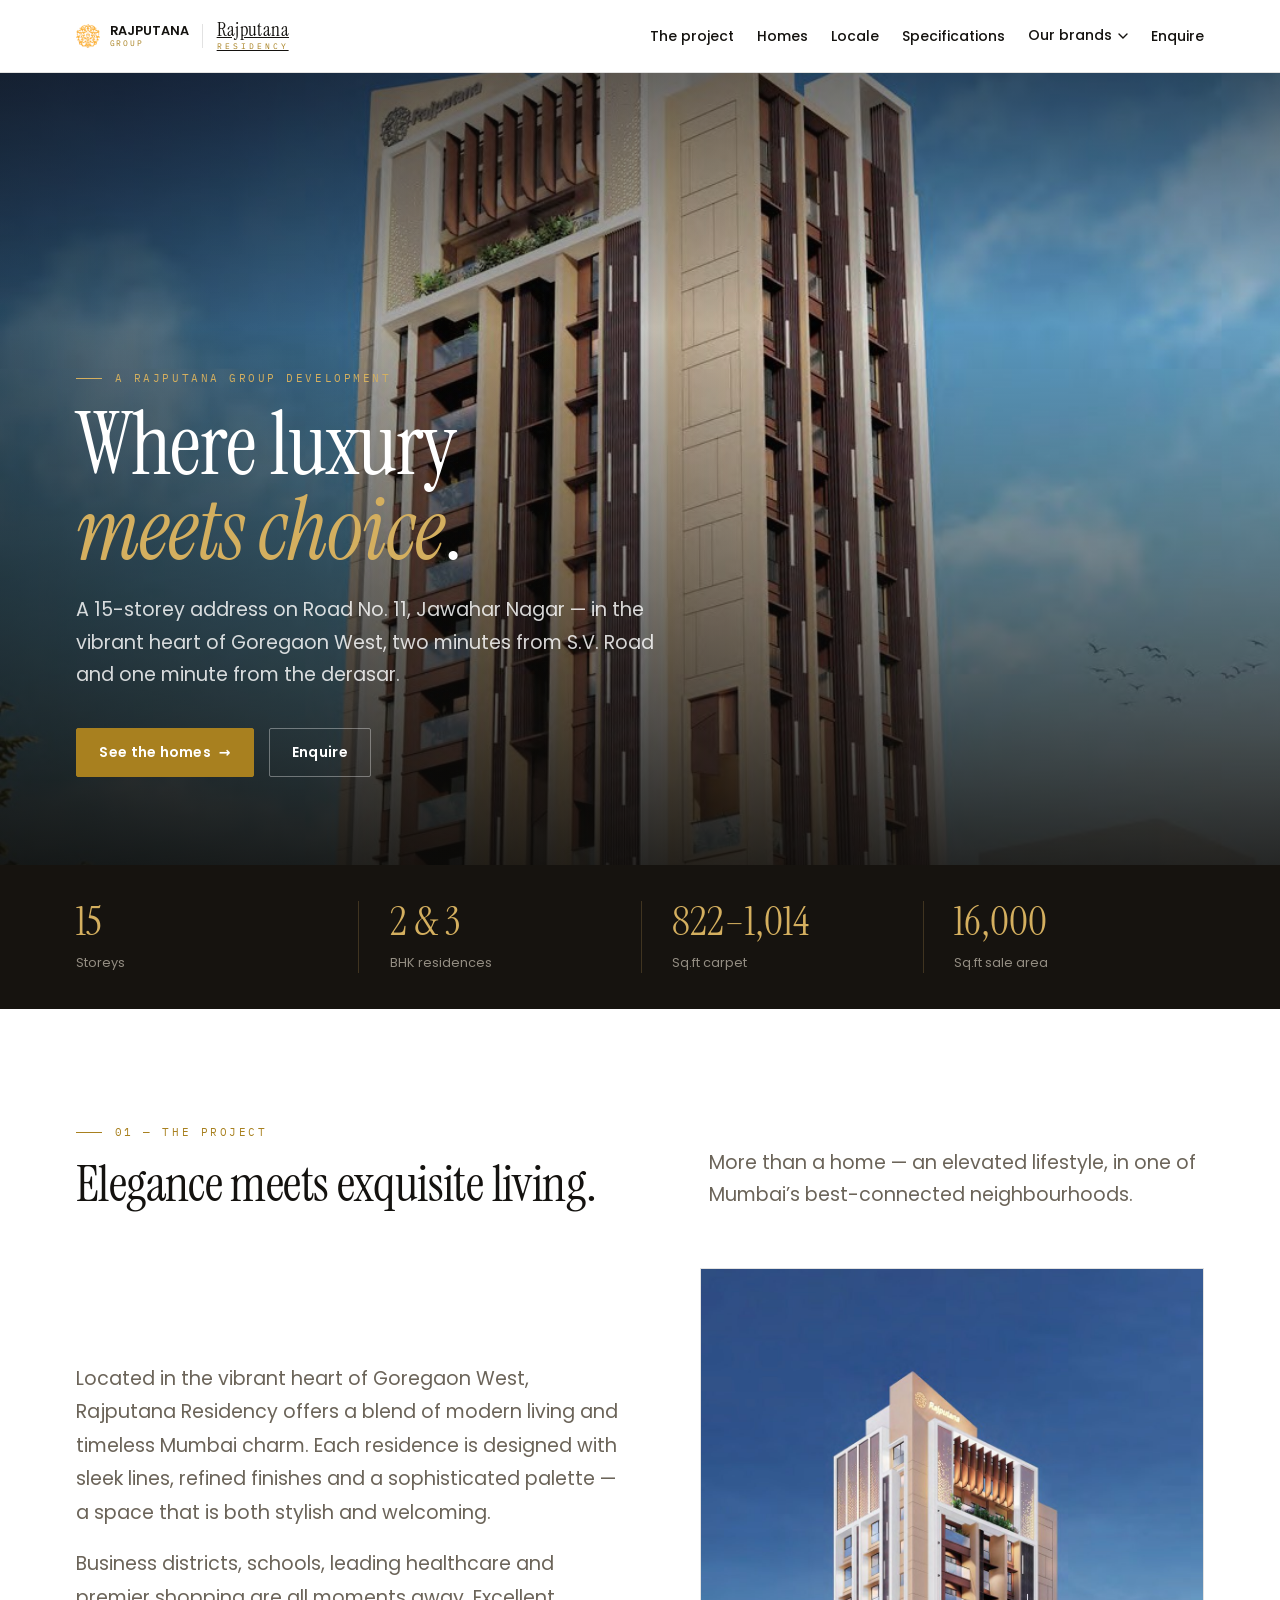
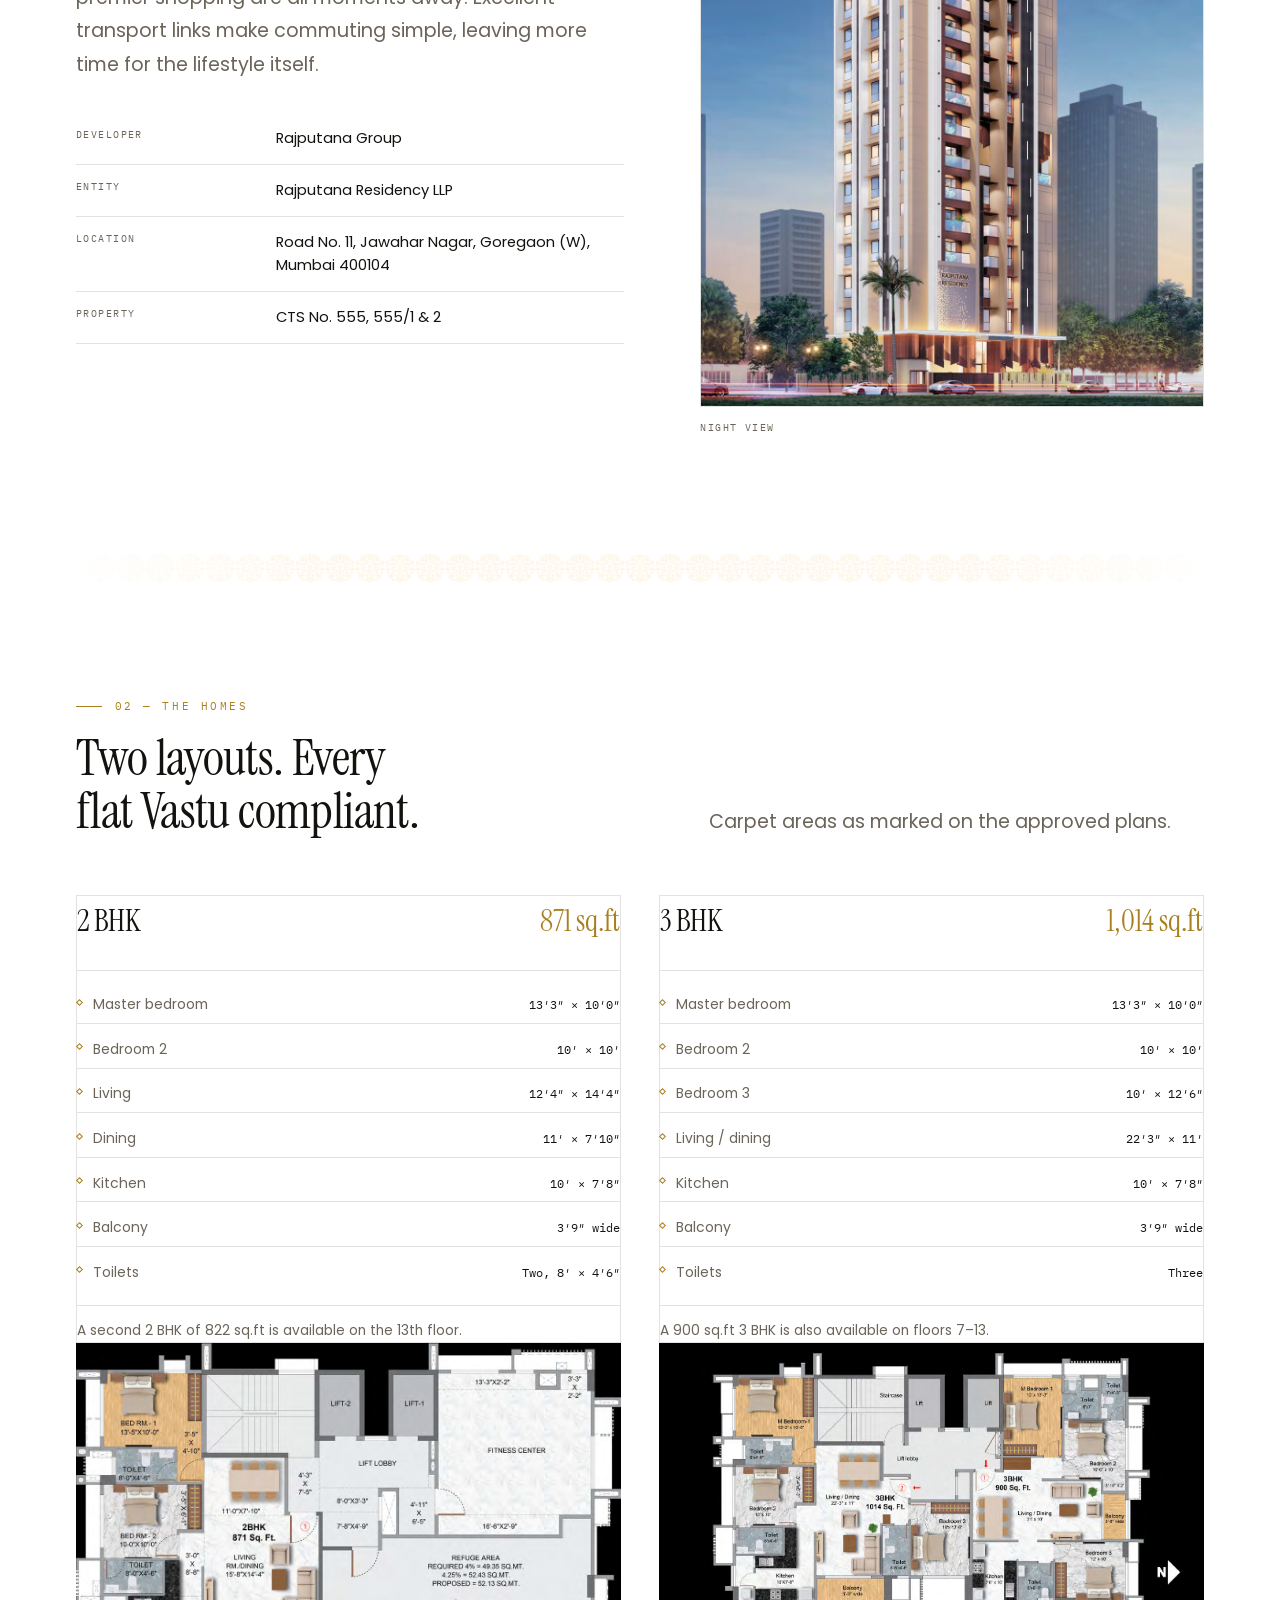
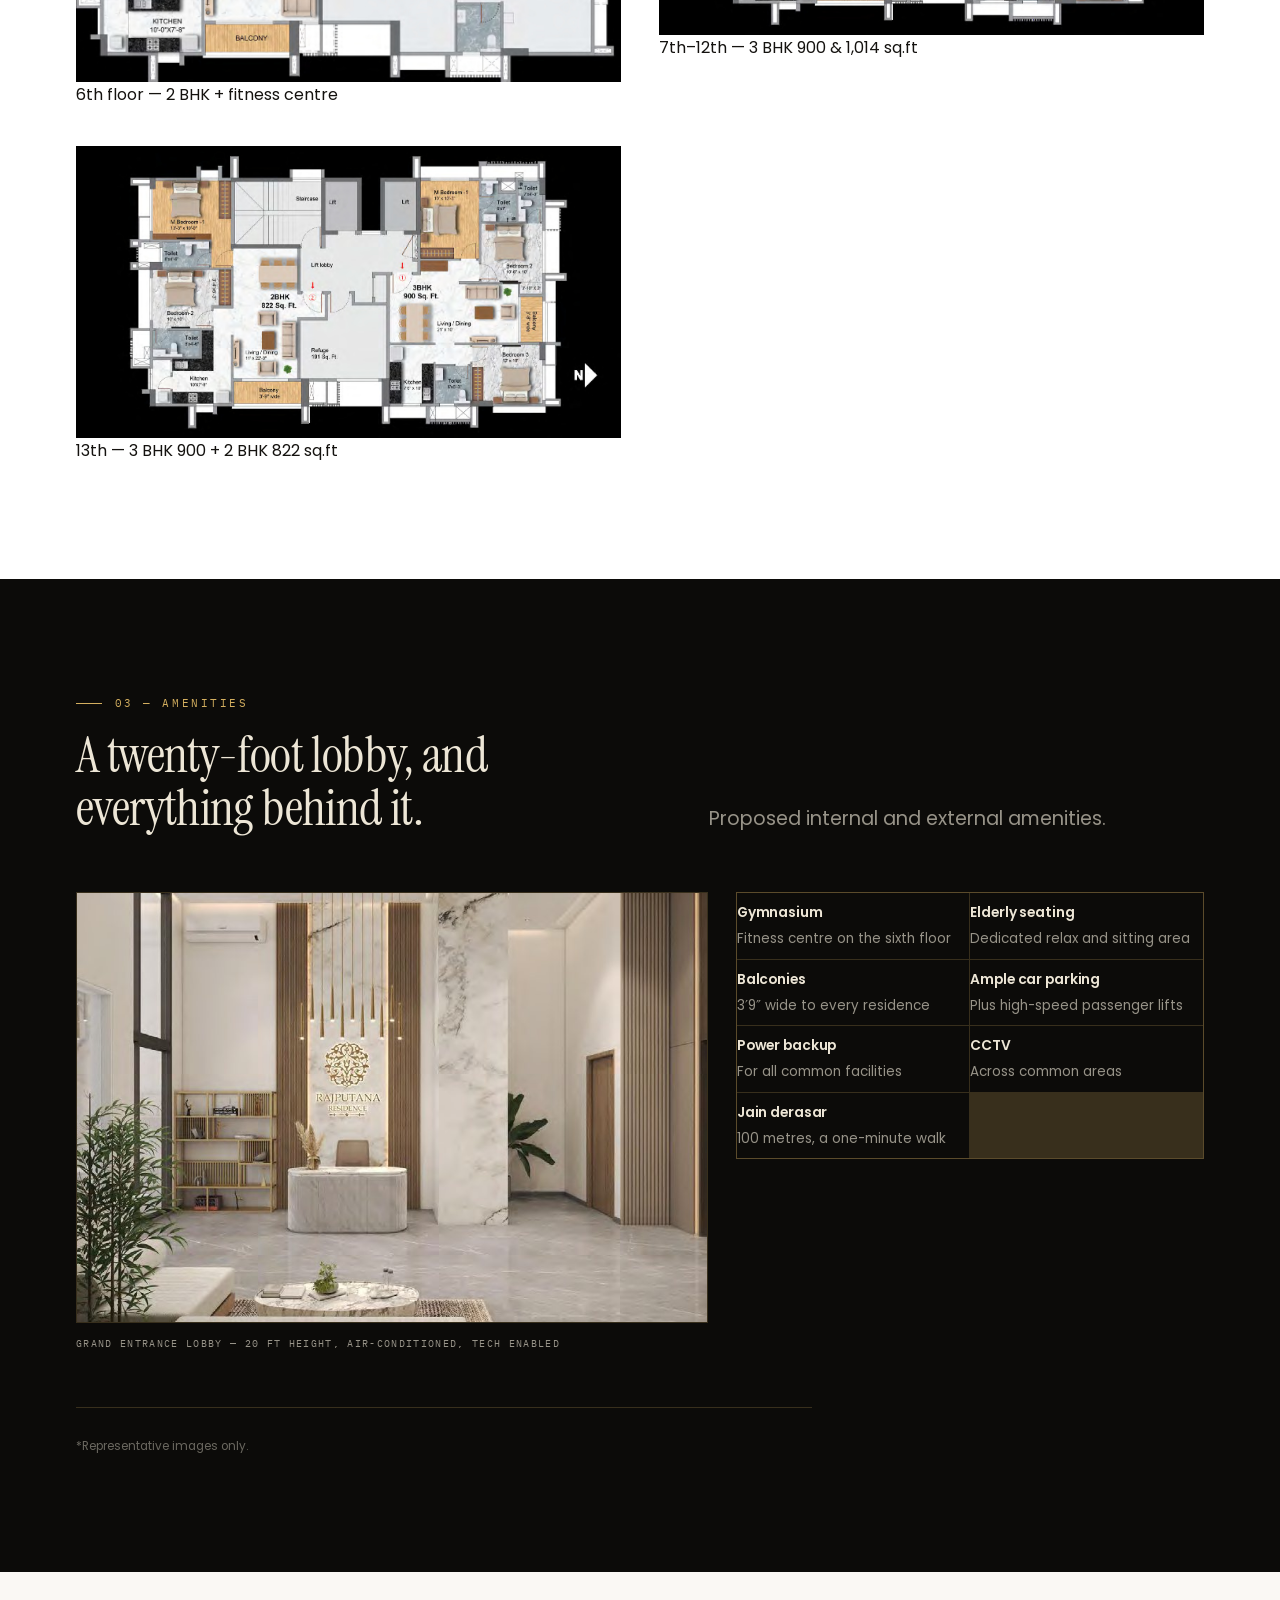
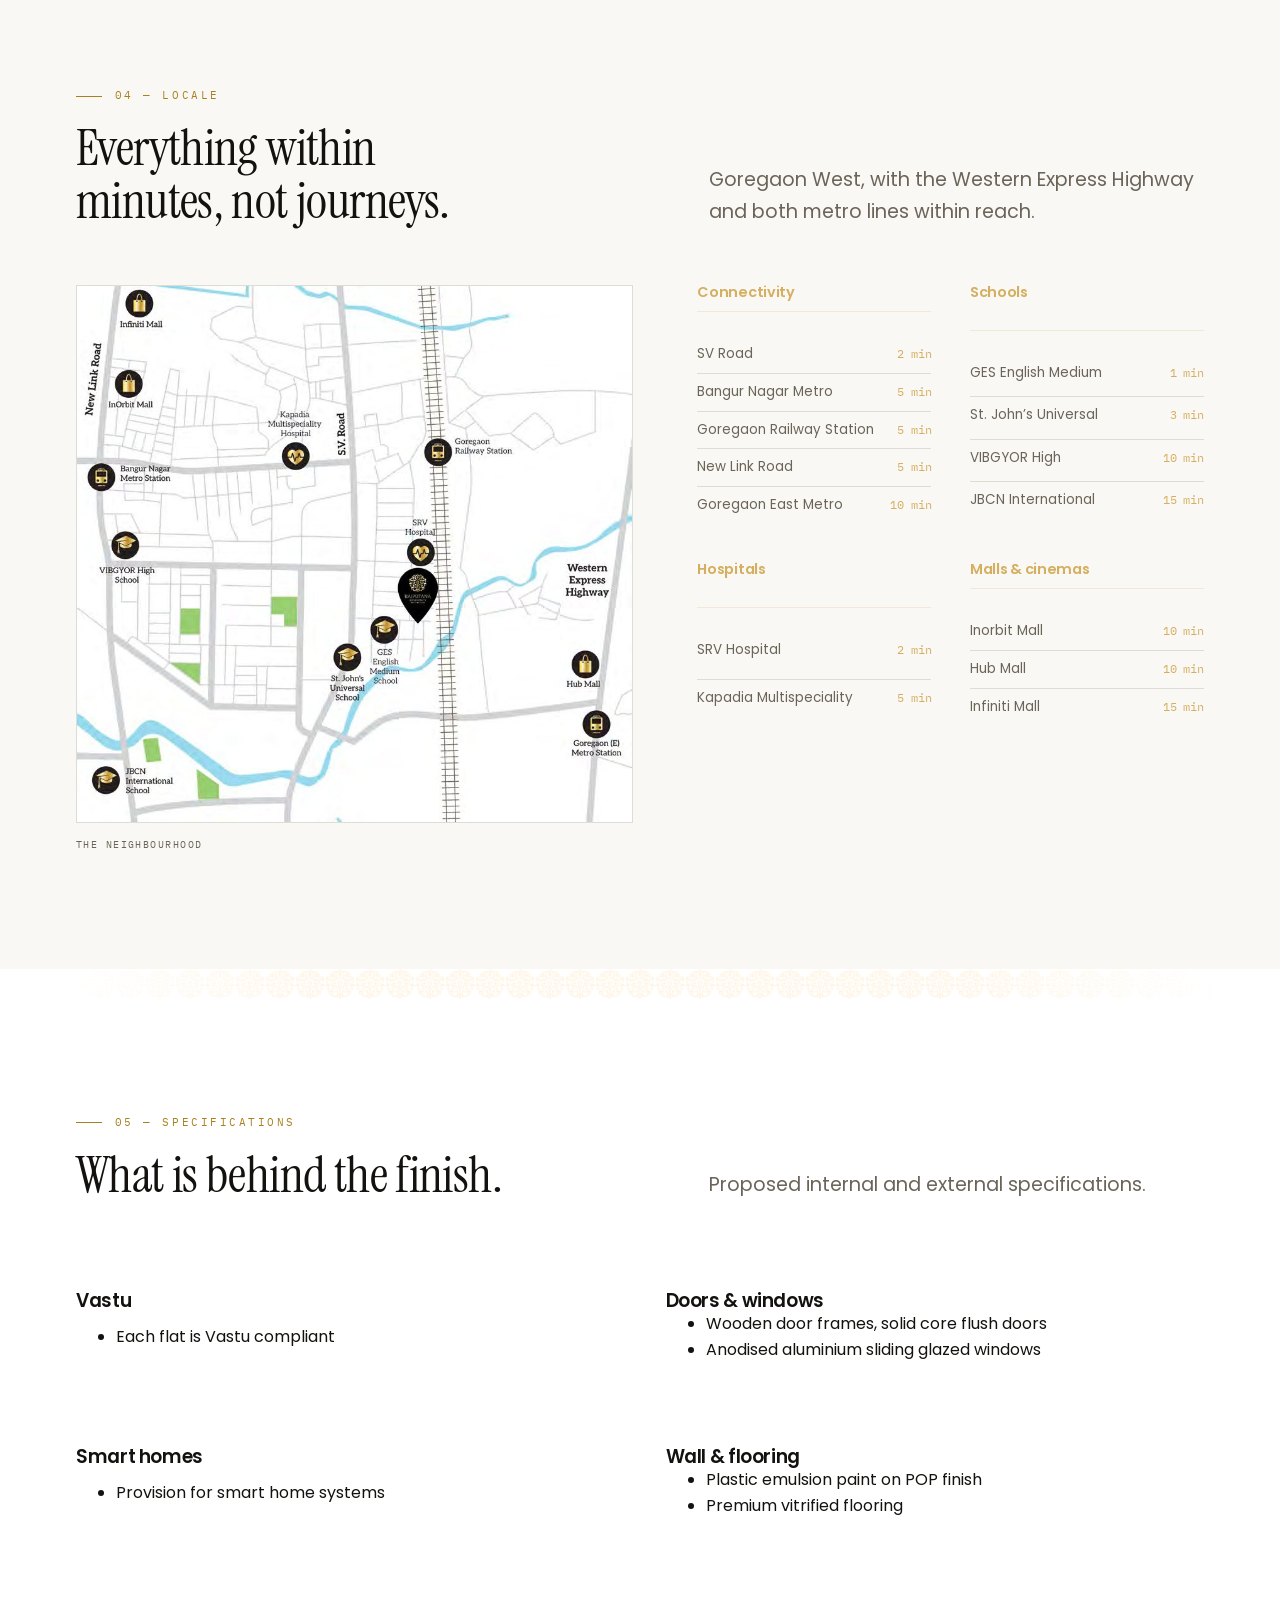
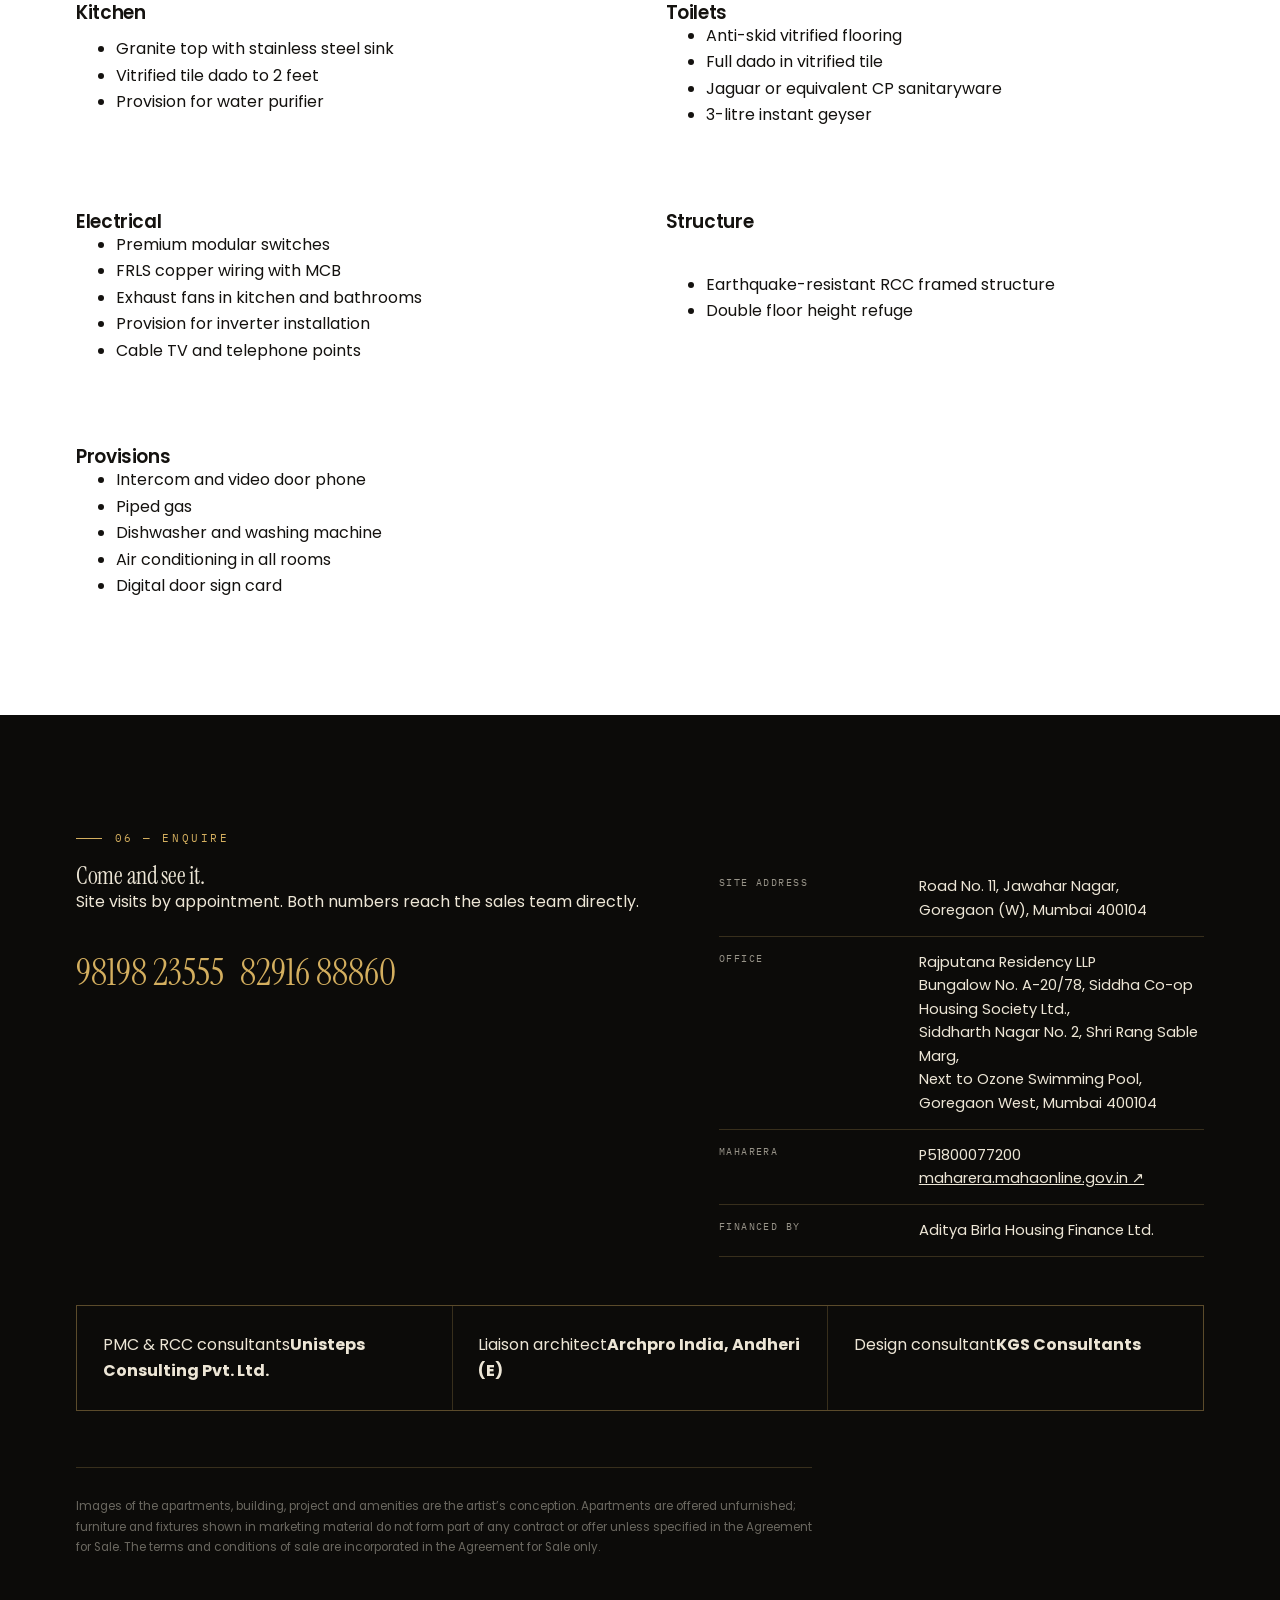
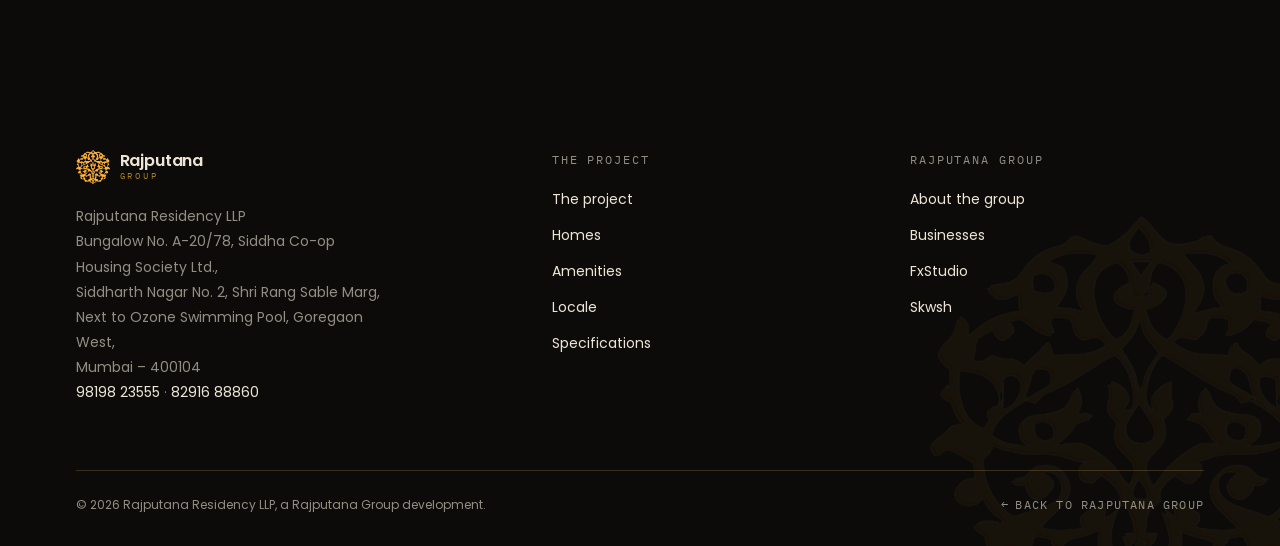
<file: realty/index.html>
<!DOCTYPE html>
<html lang="en">
<head>
<meta charset="utf-8">
<meta name="viewport" content="width=device-width, initial-scale=1">
<title>Rajputana Residency — 2 &amp; 3 BHK in Goregaon West, Mumbai | Rajputana Group</title>
<meta name="description" content="Rajputana Residency: a 15-storey residential tower on Road No. 11, Jawahar Nagar, Goregaon West, Mumbai. 2 BHK from 822 sq.ft and 3 BHK up to 1,014 sq.ft. MahaRERA P51800077200.">
<link rel="canonical" href="https://rajputana.group/realty/">

<meta property="og:type" content="website">
<meta property="og:site_name" content="Rajputana Group">
<meta property="og:title" content="Rajputana Residency — where luxury meets choice">
<meta property="og:description" content="2 &amp; 3 BHK residences in Goregaon West, Mumbai. A Rajputana Group development.">
<meta property="og:url" content="https://rajputana.group/realty/">
<meta property="og:image" content="https://rajputana.group/assets/img/realty/day-view.jpg">
<meta name="twitter:card" content="summary_large_image">
<meta name="theme-color" content="#14120f">

<link rel="icon" href="../assets/img/logos/favicon-32.png" sizes="32x32">
<link rel="apple-touch-icon" href="../assets/img/logos/rajputana-emblem-180.png">
<link rel="preconnect" href="https://fonts.googleapis.com">
<link rel="preconnect" href="https://fonts.gstatic.com" crossorigin>
<link rel="preconnect" href="https://api.fontshare.com" crossorigin>
<link href="https://api.fontshare.com/v2/css?f%5B%5D=excon@400,500,600,700&amp;display=swap" rel="stylesheet">
<link href="https://fonts.googleapis.com/css2?family=IBM+Plex+Mono:wght@400;500&amp;family=Instrument+Serif:ital@0;1&amp;family=Poppins:wght@300;400;500&amp;display=swap" rel="stylesheet">
<link rel="preload" as="image" href="../assets/img/logos/rajputana-emblem-512.png">
<link rel="stylesheet" href="../assets/css/base.css?v=0ed642cb">
<link rel="stylesheet" href="../assets/css/realty.css?v=d5b0d1a2">
<noscript><style>.preloader{display:none!important}body.is-loading{overflow:visible!important}[data-reveal]{opacity:1!important;transform:none!important}</style></noscript>
</head>

<body class="rl is-loading">
<a class="skip-link" href="#main">Skip to content</a>
<div class="progress" id="progress" aria-hidden="true"></div>

<div class="preloader" id="preloader" role="status" aria-live="polite" aria-label="Loading">
  <span class="preloader__ring" aria-hidden="true"></span>
  <img class="preloader__mark" src="../assets/img/logos/rajputana-emblem-512.png"
       alt="" width="190" height="197" fetchpriority="high" aria-hidden="true">
  <span class="preloader__word">Rajputana</span>
</div>

<!-- ===== HEADER ===== -->
<header class="site-header">
  <div class="shell header-inner">
    <div class="brandmark">
      <a class="brandmark__parent lockup lockup--mini" href="../" aria-label="Rajputana Group"><img class="lockup__emblem" src="../assets/img/logos/rajputana-emblem-512.png" alt="" width="24" height="25" aria-hidden="true"><span class="lockup__type"><strong>Rajputana</strong><span>GROUP</span></span></a>
      <a href="./" aria-label="Rajputana Residency, home">
        <span class="rl-mark"><strong>Rajputana</strong><span>RESIDENCY</span></span>
      </a>
    </div>

    <nav class="site-nav" id="site-nav" aria-label="Primary">
      <ul>
        <li><a href="#about">The project</a></li>
        <li><a href="#homes">Homes</a></li>
        <li><a href="#locale">Locale</a></li>
        <li><a href="#specs">Specifications</a></li>
        <li class="dropdown">
          <button class="dropdown__trigger" type="button" aria-expanded="false">
            Our brands
            <svg width="10" height="7" viewBox="0 0 10 7" fill="none" aria-hidden="true">
              <path d="M1 1l4 4 4-4" stroke="currentColor" stroke-width="1.4" stroke-linecap="round"/>
            </svg>
          </button>
          <div class="dropdown__menu">
            <a href="./"><strong>Rajputana Residency</strong><span>Realty</span></a>
            <a href="../fxstudio/"><strong>FxStudio</strong><span>Nail care &amp; skincare</span></a>
            <a href="../skwsh/"><strong>Skwsh</strong><span>Baby care</span></a>
            <a href="../"><strong>Rajputana Group</strong><span>The parent company</span></a>
          </div>
        </li>
        <li><a href="#enquire">Enquire</a></li>
      </ul>
    </nav>

    <button class="nav-toggle" type="button" aria-expanded="false"
            aria-controls="site-nav" aria-label="Menu"><span></span></button>
  </div>
</header>

<main id="main">

  <!-- ===== HERO ===== -->
  <section class="rl-hero">
    <div class="rl-hero__media">
      <img src="../assets/img/realty/day-view.jpg" alt="Rajputana Residency, day view of the completed tower"
           width="1073" height="1545" fetchpriority="high">
    </div>
    <div class="rl-hero__scrim"></div>
    <div class="rl-hero__inner">
      <div class="shell">
        <span class="eyebrow">A Rajputana Group development</span>
        <h1>Where luxury <em>meets choice</em>.</h1>
        <p>
          A 15-storey address on Road No. 11, Jawahar Nagar &mdash; in the vibrant
          heart of Goregaon West, two minutes from S.V. Road and one minute from
          the derasar.
        </p>
        <div class="rl-hero__actions">
          <a class="btn" href="#homes">See the homes <span class="btn__arrow">&rarr;</span></a>
          <a class="btn btn--ghost" href="#enquire">Enquire</a>
        </div>
      </div>
    </div>
  </section>

  <!-- ===== KEY FACTS ===== -->
  <section class="rl-facts" aria-label="Project at a glance">
    <div class="shell rl-facts__row">
      <div><b>15</b><span>Storeys</span></div>
      <div><b>2 &amp; 3</b><span>BHK residences</span></div>
      <div><b>822&ndash;1,014</b><span>Sq.ft carpet</span></div>
      <div><b>16,000</b><span>Sq.ft sale area</span></div>
    </div>
  </section>

  <!-- ===== ABOUT ===== -->
  <section class="section" id="about">
    <div class="shell">
      <div class="section-head" data-reveal>
        <div>
          <span class="eyebrow">01 &mdash; The project</span>
          <h2>Elegance meets exquisite living.</h2>
        </div>
        <p>
          More than a home &mdash; an elevated lifestyle, in one of Mumbai&rsquo;s
          best-connected neighbourhoods.
        </p>
      </div>

      <div class="rl-split">
        <div data-reveal>
          <p>
            Located in the vibrant heart of Goregaon West, Rajputana Residency
            offers a blend of modern living and timeless Mumbai charm. Each
            residence is designed with sleek lines, refined finishes and a
            sophisticated palette &mdash; a space that is both stylish and
            welcoming.
          </p>
          <p>
            Business districts, schools, leading healthcare and premier shopping
            are all moments away. Excellent transport links make commuting simple,
            leaving more time for the lifestyle itself.
          </p>
          <dl class="rl-meta">
            <div><dt>Developer</dt><dd>Rajputana Group</dd></div>
            <div><dt>Entity</dt><dd>Rajputana Residency LLP</dd></div>
            <div><dt>Location</dt><dd>Road No. 11, Jawahar Nagar, Goregaon (W), Mumbai 400104</dd></div>
            <div><dt>Property</dt><dd>CTS No. 555, 555/1 &amp; 2</dd></div>
          </dl>
        </div>
        <figure class="rl-figure" data-reveal>
          <img src="../assets/img/realty/night-view.jpg" alt="Rajputana Residency illuminated at dusk"
               loading="lazy" width="1050" height="1542">
          <figcaption>Night view</figcaption>
        </figure>
      </div>
    </div>
  </section>

  <div class="jali" aria-hidden="true"></div>

  <!-- ===== HOMES ===== -->
  <section class="section" id="homes">
    <div class="shell">
      <div class="section-head" data-reveal>
        <div>
          <span class="eyebrow">02 &mdash; The homes</span>
          <h2>Two layouts. Every flat Vastu compliant.</h2>
        </div>
        <p>Carpet areas as marked on the approved plans.</p>
      </div>

      <div class="rl-homes">
        <article class="rl-home" data-reveal>
          <div class="rl-home__head">
            <h3>2 BHK</h3>
            <span class="rl-home__size">871 sq.ft</span>
          </div>
          <ul class="rl-rooms">
            <li><span>Master bedroom</span><b>13&prime;3&Prime; &times; 10&prime;0&Prime;</b></li>
            <li><span>Bedroom 2</span><b>10&prime; &times; 10&prime;</b></li>
            <li><span>Living</span><b>12&prime;4&Prime; &times; 14&prime;4&Prime;</b></li>
            <li><span>Dining</span><b>11&prime; &times; 7&prime;10&Prime;</b></li>
            <li><span>Kitchen</span><b>10&prime; &times; 7&prime;8&Prime;</b></li>
            <li><span>Balcony</span><b>3&prime;9&Prime; wide</b></li>
            <li><span>Toilets</span><b>Two, 8&prime; &times; 4&prime;6&Prime;</b></li>
          </ul>
          <p class="rl-home__note">A second 2 BHK of 822 sq.ft is available on the 13th floor.</p>
        </article>

        <article class="rl-home" data-reveal>
          <div class="rl-home__head">
            <h3>3 BHK</h3>
            <span class="rl-home__size">1,014 sq.ft</span>
          </div>
          <ul class="rl-rooms">
            <li><span>Master bedroom</span><b>13&prime;3&Prime; &times; 10&prime;0&Prime;</b></li>
            <li><span>Bedroom 2</span><b>10&prime; &times; 10&prime;</b></li>
            <li><span>Bedroom 3</span><b>10&prime; &times; 12&prime;6&Prime;</b></li>
            <li><span>Living / dining</span><b>22&prime;3&Prime; &times; 11&prime;</b></li>
            <li><span>Kitchen</span><b>10&prime; &times; 7&prime;8&Prime;</b></li>
            <li><span>Balcony</span><b>3&prime;9&Prime; wide</b></li>
            <li><span>Toilets</span><b>Three</b></li>
          </ul>
          <p class="rl-home__note">A 900 sq.ft 3 BHK is also available on floors 7&ndash;13.</p>
        </article>
      </div>

      <div class="rl-plans" data-reveal>
        <figure><img src="../assets/img/realty/plan-6th.jpg" alt="Sixth floor plan, showing the 2 BHK and the fitness centre" loading="lazy" width="1192" height="740"><figcaption>6th floor &mdash; 2 BHK + fitness centre</figcaption></figure>
        <figure><img src="../assets/img/realty/plan-7-12.jpg" alt="Seventh to twelfth floor plan, two 3 BHK residences per floor" loading="lazy" width="1383" height="740"><figcaption>7th&ndash;12th &mdash; 3 BHK 900 &amp; 1,014 sq.ft</figcaption></figure>
        <figure><img src="../assets/img/realty/plan-13.jpg" alt="Thirteenth floor plan, a 3 BHK and a 2 BHK" loading="lazy" width="1383" height="740"><figcaption>13th &mdash; 3 BHK 900 + 2 BHK 822 sq.ft</figcaption></figure>
      </div>
    </div>
  </section>

  <!-- ===== AMENITIES ===== -->
  <section class="section dark" id="amenities">
    <div class="shell">
      <div class="section-head" data-reveal>
        <div>
          <span class="eyebrow">03 &mdash; Amenities</span>
          <h2>A twenty-foot lobby, and everything behind it.</h2>
        </div>
        <p>Proposed internal and external amenities.</p>
      </div>

      <div class="rl-amen">
        <figure class="rl-amen__hero" data-reveal>
          <img src="../assets/img/realty/lobby.jpg" alt="Grand entrance lobby with marble detailing and the Rajputana emblem" loading="lazy" width="891" height="607">
          <figcaption>Grand entrance lobby &mdash; 20 ft height, air-conditioned, tech enabled</figcaption>
        </figure>
        <ul class="rl-amen__list" data-reveal>
          <li><b>Gymnasium</b><span>Fitness centre on the sixth floor</span></li>
          <li><b>Elderly seating</b><span>Dedicated relax and sitting area</span></li>
          <li><b>Balconies</b><span>3&prime;9&Prime; wide to every residence</span></li>
          <li><b>Ample car parking</b><span>Plus high-speed passenger lifts</span></li>
          <li><b>Power backup</b><span>For all common facilities</span></li>
          <li><b>CCTV</b><span>Across common areas</span></li>
          <li><b>Jain derasar</b><span>100 metres, a one-minute walk</span></li>
        </ul>
      </div>
      <p class="rl-disclaimer">*Representative images only.</p>
    </div>
  </section>

  <!-- ===== LOCALE ===== -->
  <section class="section tint" id="locale">
    <div class="shell">
      <div class="section-head" data-reveal>
        <div>
          <span class="eyebrow">04 &mdash; Locale</span>
          <h2>Everything within minutes, not journeys.</h2>
        </div>
        <p>Goregaon West, with the Western Express Highway and both metro lines within reach.</p>
      </div>

      <div class="rl-locale">
        <figure class="rl-figure" data-reveal>
          <img src="../assets/img/realty/locale-map.jpg" alt="Neighbourhood map showing schools, hospitals, malls and transport around Rajputana Residency" loading="lazy" width="773" height="637">
          <figcaption>The neighbourhood</figcaption>
        </figure>

        <div class="rl-locale__lists" data-reveal>
          <div class="rl-list">
            <h3>Connectivity</h3>
            <ul>
              <li><span>SV Road</span><b>2 min</b></li>
              <li><span>Bangur Nagar Metro</span><b>5 min</b></li>
              <li><span>Goregaon Railway Station</span><b>5 min</b></li>
              <li><span>New Link Road</span><b>5 min</b></li>
              <li><span>Goregaon East Metro</span><b>10 min</b></li>
            </ul>
          </div>
          <div class="rl-list">
            <h3>Schools</h3>
            <ul>
              <li><span>GES English Medium</span><b>1 min</b></li>
              <li><span>St. John&rsquo;s Universal</span><b>3 min</b></li>
              <li><span>VIBGYOR High</span><b>10 min</b></li>
              <li><span>JBCN International</span><b>15 min</b></li>
            </ul>
          </div>
          <div class="rl-list">
            <h3>Hospitals</h3>
            <ul>
              <li><span>SRV Hospital</span><b>2 min</b></li>
              <li><span>Kapadia Multispeciality</span><b>5 min</b></li>
            </ul>
          </div>
          <div class="rl-list">
            <h3>Malls &amp; cinemas</h3>
            <ul>
              <li><span>Inorbit Mall</span><b>10 min</b></li>
              <li><span>Hub Mall</span><b>10 min</b></li>
              <li><span>Infiniti Mall</span><b>15 min</b></li>
            </ul>
          </div>
        </div>
      </div>
    </div>
  </section>

  <div class="jali" aria-hidden="true"></div>

  <!-- ===== SPECIFICATIONS ===== -->
  <section class="section" id="specs">
    <div class="shell">
      <div class="section-head" data-reveal>
        <div>
          <span class="eyebrow">05 &mdash; Specifications</span>
          <h2>What is behind the finish.</h2>
        </div>
        <p>Proposed internal and external specifications.</p>
      </div>

      <div class="rl-specs" data-reveal>
        <article class="rl-spec"><h3>Vastu</h3><ul><li>Each flat is Vastu compliant</li></ul></article>
        <article class="rl-spec"><h3>Doors &amp; windows</h3><ul><li>Wooden door frames, solid core flush doors</li><li>Anodised aluminium sliding glazed windows</li></ul></article>
        <article class="rl-spec"><h3>Smart homes</h3><ul><li>Provision for smart home systems</li></ul></article>
        <article class="rl-spec"><h3>Wall &amp; flooring</h3><ul><li>Plastic emulsion paint on POP finish</li><li>Premium vitrified flooring</li></ul></article>
        <article class="rl-spec"><h3>Kitchen</h3><ul><li>Granite top with stainless steel sink</li><li>Vitrified tile dado to 2 feet</li><li>Provision for water purifier</li></ul></article>
        <article class="rl-spec"><h3>Toilets</h3><ul><li>Anti-skid vitrified flooring</li><li>Full dado in vitrified tile</li><li>Jaguar or equivalent CP sanitaryware</li><li>3-litre instant geyser</li></ul></article>
        <article class="rl-spec"><h3>Electrical</h3><ul><li>Premium modular switches</li><li>FRLS copper wiring with MCB</li><li>Exhaust fans in kitchen and bathrooms</li><li>Provision for inverter installation</li><li>Cable TV and telephone points</li></ul></article>
        <article class="rl-spec"><h3>Structure</h3><ul><li>Earthquake-resistant RCC framed structure</li><li>Double floor height refuge</li></ul></article>
        <article class="rl-spec"><h3>Provisions</h3><ul><li>Intercom and video door phone</li><li>Piped gas</li><li>Dishwasher and washing machine</li><li>Air conditioning in all rooms</li><li>Digital door sign card</li></ul></article>
      </div>
    </div>
  </section>

  <!-- ===== ENQUIRE ===== -->
  <section class="section dark" id="enquire">
    <div class="shell">
      <div class="rl-enq">
        <div data-reveal>
          <span class="eyebrow">06 &mdash; Enquire</span>
          <h2>Come and see it.</h2>
          <p>Site visits by appointment. Both numbers reach the sales team directly.</p>
          <div class="rl-phones">
            <a href="tel:+919819823555">98198 23555</a>
            <a href="tel:+918291688860">82916 88860</a>
          </div>
        </div>

        <div data-reveal>
          <dl class="rl-meta rl-meta--dark">
            <div><dt>Site address</dt><dd>Road No. 11, Jawahar Nagar,<br>Goregaon (W), Mumbai 400104</dd></div>
            <div><dt>Office</dt><dd>Rajputana Residency LLP<br>Bungalow No. A-20/78, Siddha Co-op Housing Society Ltd.,<br>Siddharth Nagar No. 2, Shri Rang Sable Marg,<br>Next to Ozone Swimming Pool,<br>Goregaon West, Mumbai 400104</dd></div>
            <div><dt>MahaRERA</dt><dd>P51800077200<br><a href="https://maharera.mahaonline.gov.in" rel="noopener">maharera.mahaonline.gov.in &nearr;</a></dd></div>
            <div><dt>Financed by</dt><dd>Aditya Birla Housing Finance Ltd.</dd></div>
          </dl>
        </div>
      </div>

      <div class="rl-consultants" data-reveal>
        <div><span>PMC &amp; RCC consultants</span><b>Unisteps Consulting Pvt. Ltd.</b></div>
        <div><span>Liaison architect</span><b>Archpro India, Andheri (E)</b></div>
        <div><span>Design consultant</span><b>KGS Consultants</b></div>
      </div>

      <p class="rl-disclaimer">
        Images of the apartments, building, project and amenities are the
        artist&rsquo;s conception. Apartments are offered unfurnished; furniture and
        fixtures shown in marketing material do not form part of any contract or
        offer unless specified in the Agreement for Sale. The terms and conditions
        of sale are incorporated in the Agreement for Sale only.
      </p>
    </div>
  </section>

</main>

<!-- ===== FOOTER ===== -->
<footer class="site-footer">
  <div class="shell">
    <div class="footer-grid">
      <div>
        <a class="brandmark lockup" href="#main" aria-label="Rajputana Group">
          <img class="lockup__emblem" src="../assets/img/logos/rajputana-emblem-512.png" alt="" width="34" height="35" aria-hidden="true">
          <span class="lockup__type"><strong>Rajputana</strong><span>GROUP</span></span>
        </a>
        <address style="margin-top:1.25rem">
          Rajputana Residency LLP<br>
          Bungalow No. A-20/78, Siddha Co-op Housing Society Ltd.,<br>
          Siddharth Nagar No. 2, Shri Rang Sable Marg,<br>
          Next to Ozone Swimming Pool, Goregaon West,<br>
          Mumbai &ndash; 400104<br>
          <a href="tel:+919819823555">98198 23555</a> &middot;
          <a href="tel:+918291688860">82916 88860</a>
        </address>
      </div>

      <div>
        <p class="footer-heading">The project</p>
        <ul class="footer-list">
          <li><a href="#about">The project</a></li>
          <li><a href="#homes">Homes</a></li>
          <li><a href="#amenities">Amenities</a></li>
          <li><a href="#locale">Locale</a></li>
          <li><a href="#specs">Specifications</a></li>
        </ul>
      </div>

      <div>
        <p class="footer-heading">Rajputana Group</p>
        <ul class="footer-list">
          <li><a href="../">About the group</a></li>
          <li><a href="../#capabilities">Businesses</a></li>
          <li><a href="../fxstudio/">FxStudio</a></li>
          <li><a href="../skwsh/">Skwsh</a></li>
        </ul>
      </div>
    </div>

    <div class="footer-bottom">
      <p>&copy; <span id="year">2026</span> Rajputana Residency LLP, a Rajputana Group development.</p>
      <p><a class="back-to-group" href="../"><span aria-hidden="true">&larr;</span> Back to Rajputana Group</a></p>
    </div>
  </div>
</footer>

<script src="../assets/js/main.js?v=beac151b"></script>
<script>document.getElementById('year').textContent = new Date().getFullYear();</script>
</body>
</html>
</file>
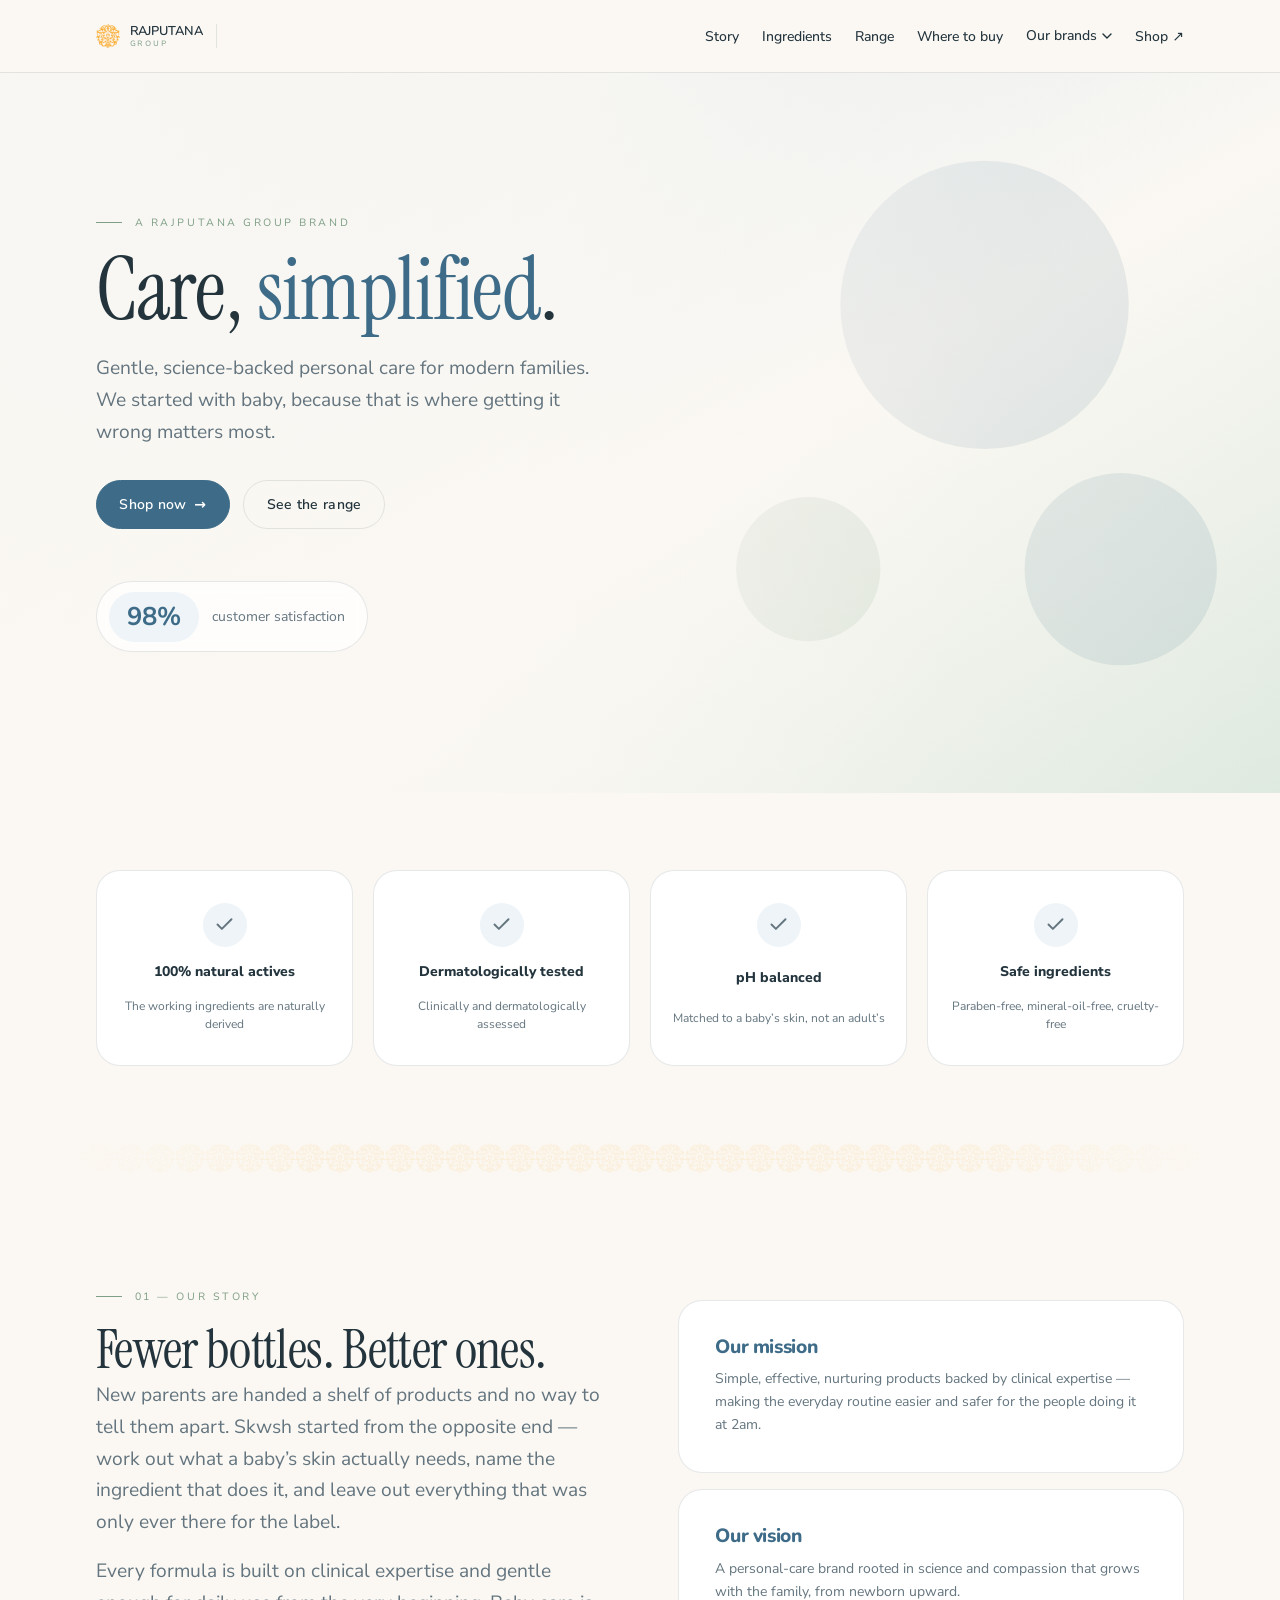
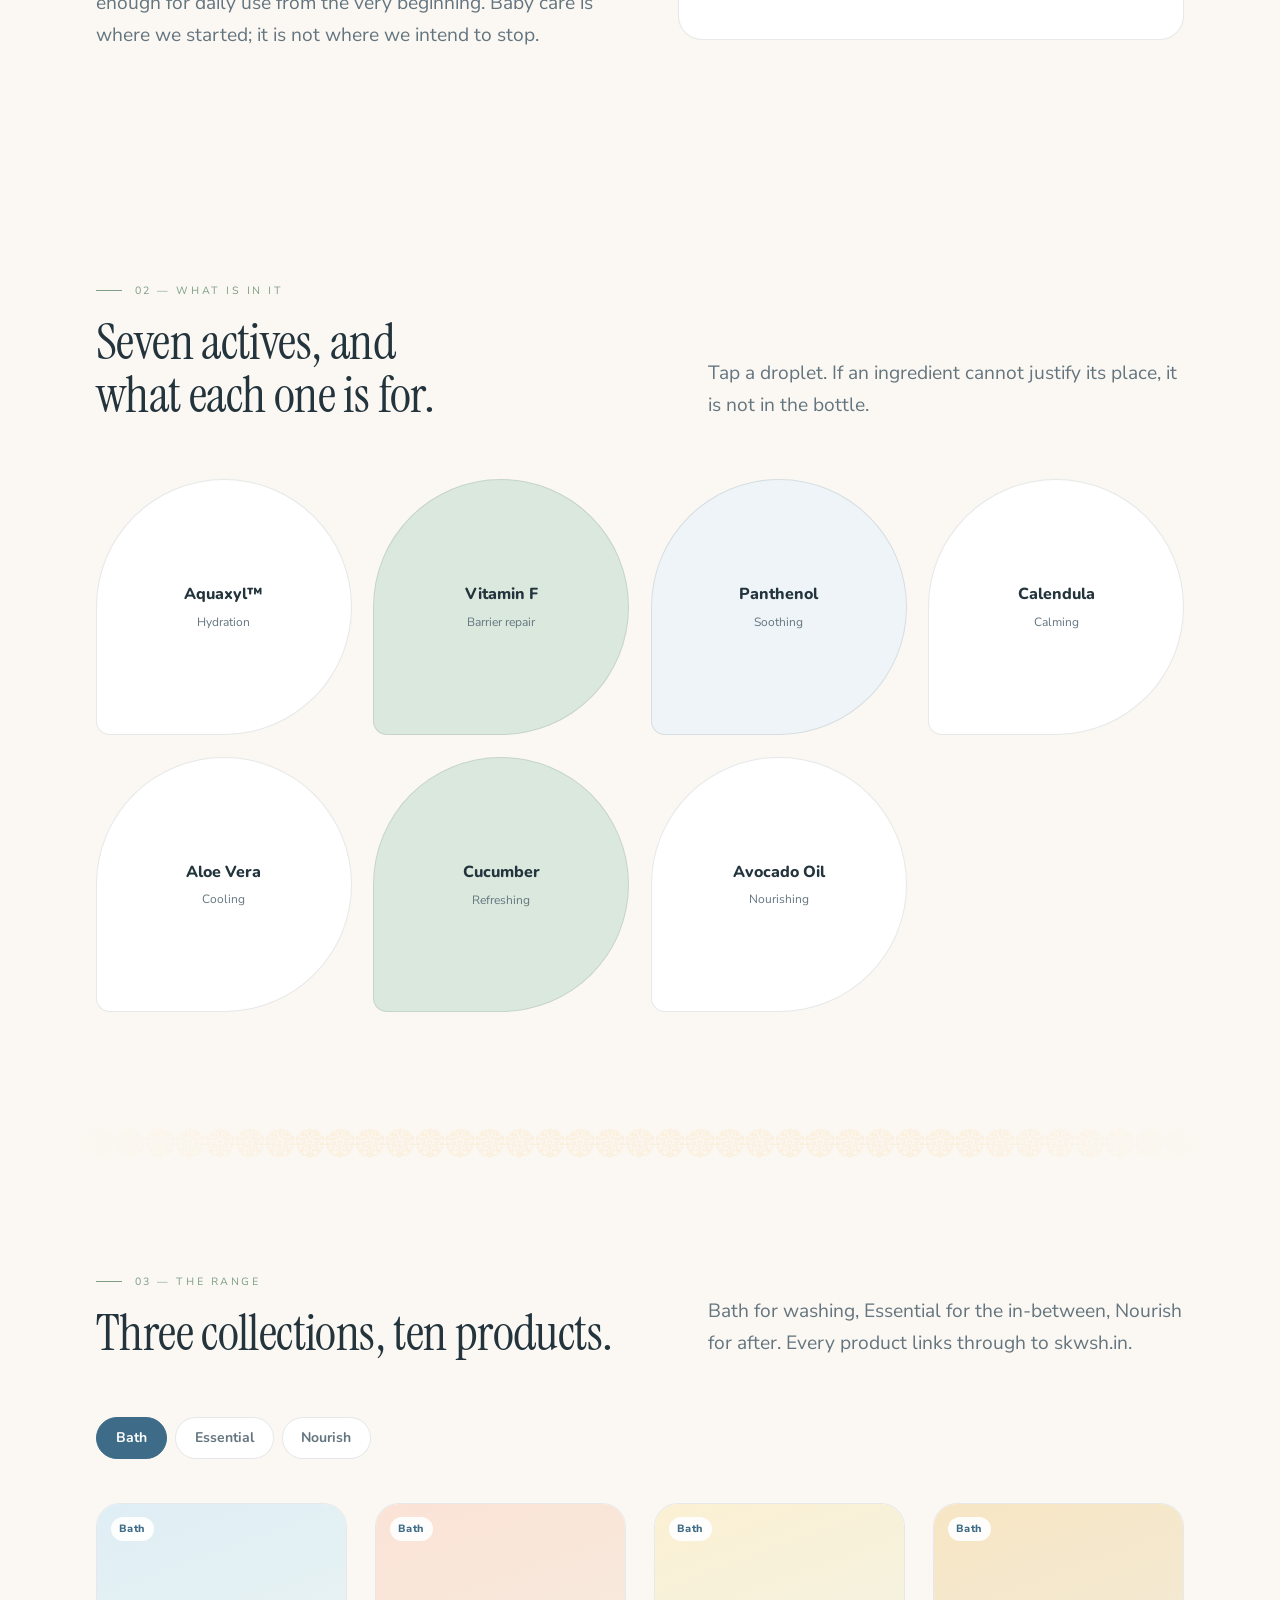
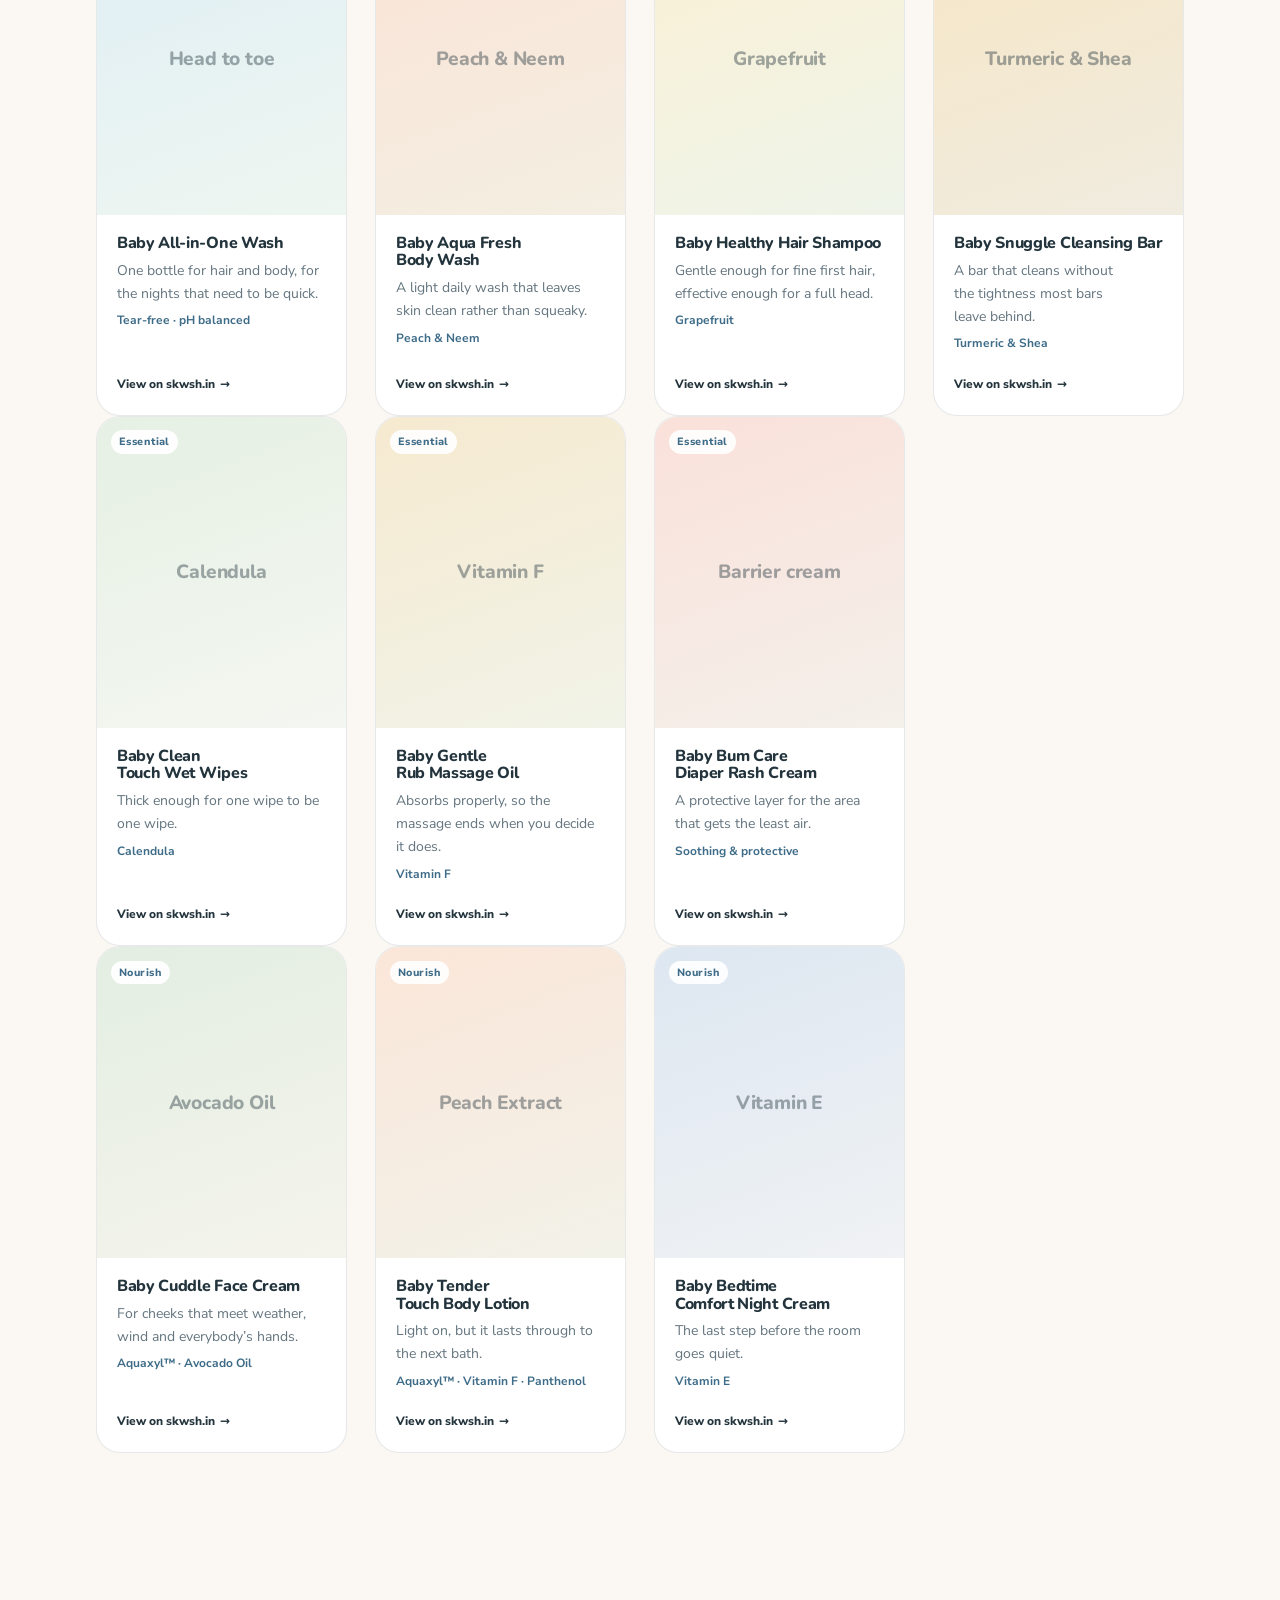
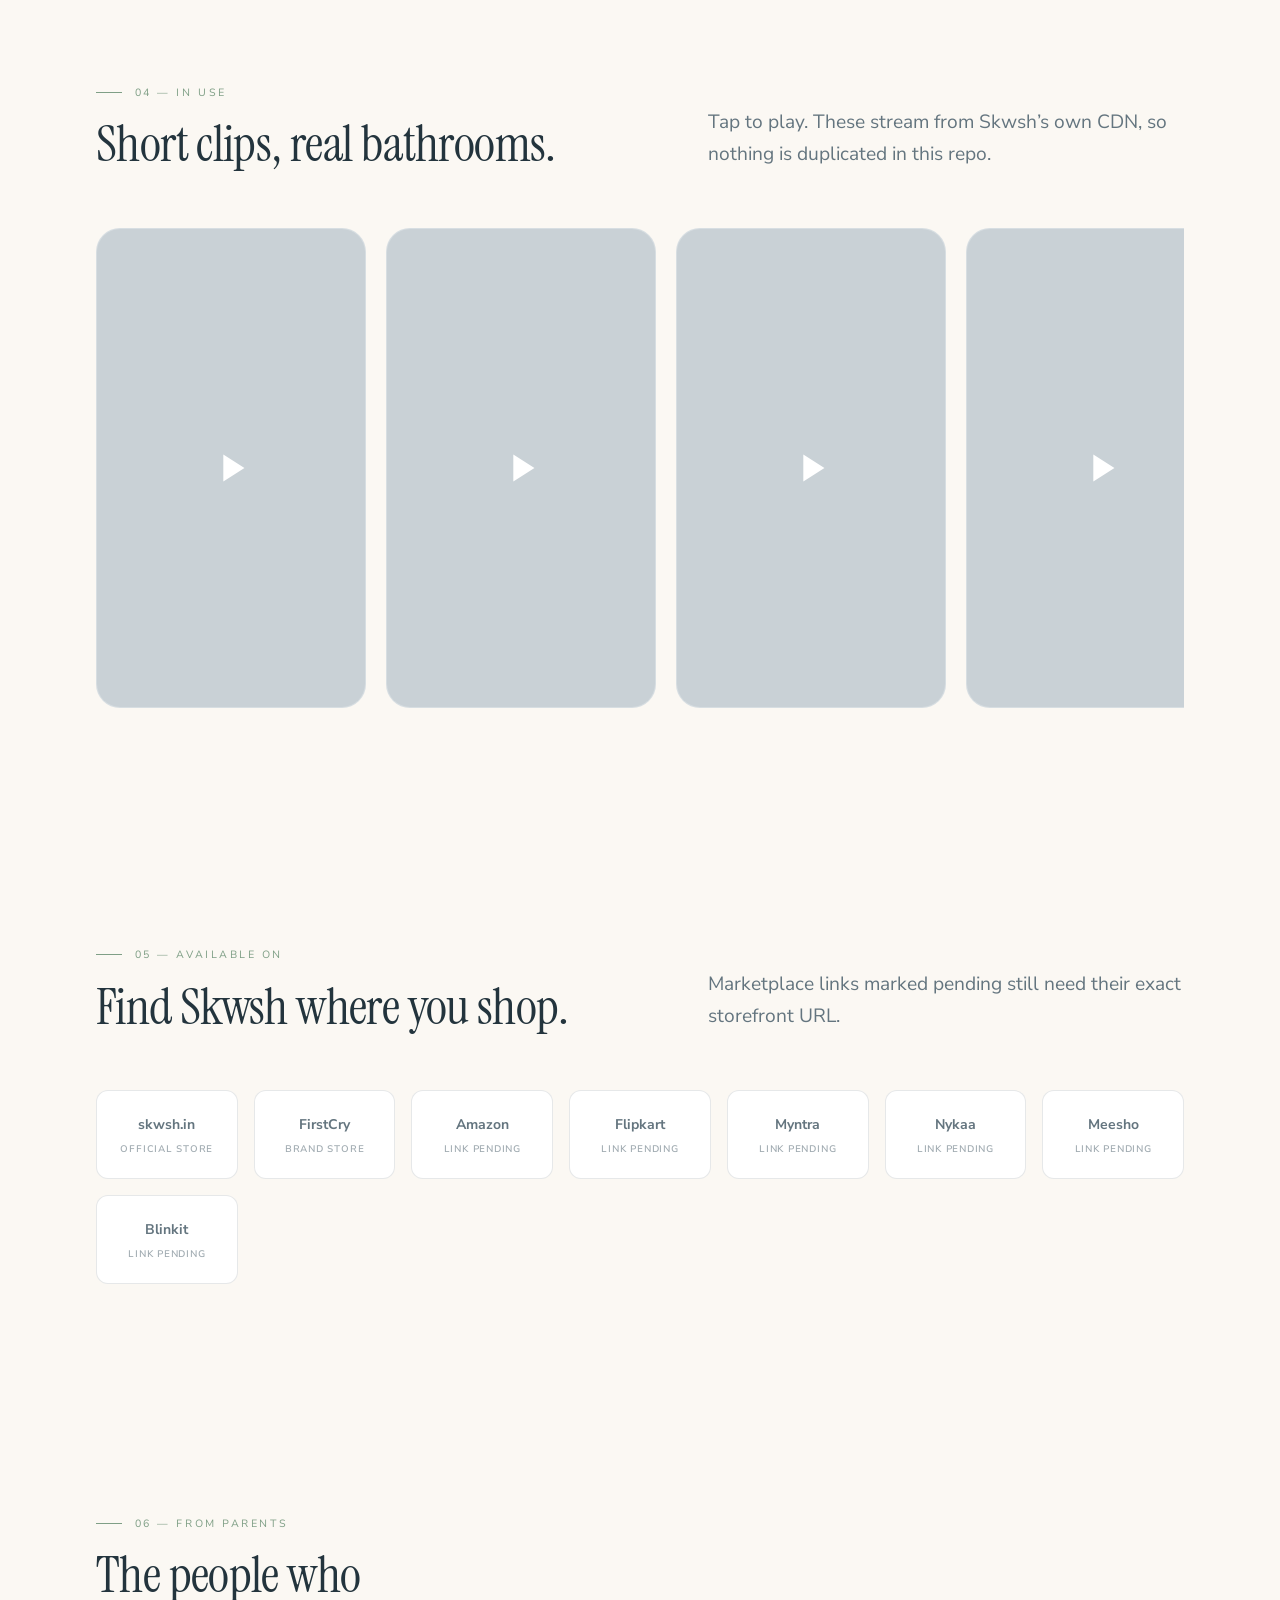
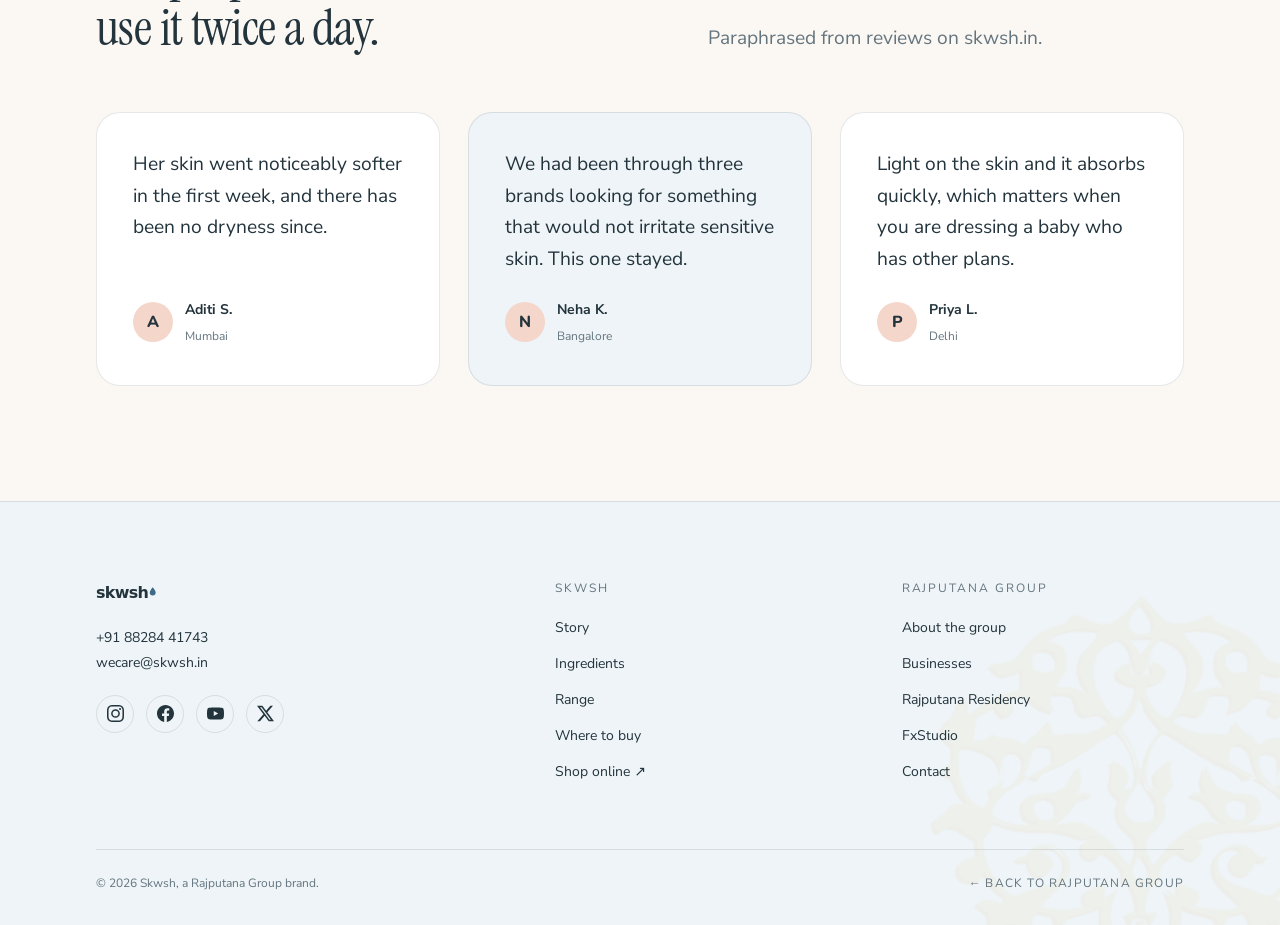
<file: skwsh/index.html>
<!DOCTYPE html>
<html lang="en">
<head>
<meta charset="utf-8">
<meta name="viewport" content="width=device-width, initial-scale=1">
<title>Skwsh — Gentle baby care, care simplified | A Rajputana Group brand</title>
<meta name="description" content="Skwsh makes gentle, science-backed personal care for modern families, starting with baby. Dermatologically tested, pH balanced, paraben-free. A Rajputana Group brand.">
<link rel="canonical" href="https://rajputana.group/skwsh/">

<meta property="og:type" content="website">
<meta property="og:site_name" content="Rajputana Group">
<meta property="og:title" content="Skwsh — care simplified">
<meta property="og:description" content="Gentle, science-backed baby care. Bath, Essential and Nourish collections built around named actives.">
<meta property="og:url" content="https://rajputana.group/skwsh/">
<meta property="og:image" content="https://rajputana.group/assets/img/og-skwsh.jpg">
<meta name="twitter:card" content="summary_large_image">
<meta name="theme-color" content="#fbf8f3">

<link rel="icon" href="../assets/img/logos/favicon-32.png" sizes="32x32">
<link rel="apple-touch-icon" href="../assets/img/logos/rajputana-emblem-180.png">
<link rel="preconnect" href="https://fonts.googleapis.com">
<link rel="preconnect" href="https://fonts.gstatic.com" crossorigin>
<link href="https://fonts.googleapis.com/css2?family=Instrument+Serif:ital@0;1&amp;family=Nunito+Sans:wght@400;600;700&amp;family=Nunito:wght@700;800&amp;display=swap" rel="stylesheet">
<link rel="preload" as="image" href="../assets/img/logos/rajputana-emblem-512.png">
<link rel="stylesheet" href="../assets/css/base.css?v=0ed642cb">
<link rel="stylesheet" href="../assets/css/skwsh.css?v=8b3f6bab">
<noscript><style>.preloader{display:none!important}body.is-loading{overflow:visible!important}[data-reveal]{opacity:1!important;transform:none!important}</style></noscript>
</head>

<body class="sk is-loading">
<a class="skip-link" href="#main">Skip to content</a>
<div class="progress" id="progress" aria-hidden="true"></div>

<!-- ===== PRELOADER — Rajputana emblem ===== -->
<div class="preloader" id="preloader" role="status" aria-live="polite" aria-label="Loading">
  <span class="preloader__ring" aria-hidden="true"></span>
  <img class="preloader__mark" src="../assets/img/logos/rajputana-emblem-512.png"
       alt="" width="190" height="197" fetchpriority="high" aria-hidden="true">
  <span class="preloader__word">Rajputana</span>
</div>


<!-- ===== HEADER ===== -->
<header class="site-header">
  <div class="shell header-inner">
    <div class="brandmark">
      <a class="brandmark__parent lockup lockup--mini" href="../" aria-label="Rajputana Group"><img class="lockup__emblem" src="../assets/img/logos/rajputana-emblem-512.png" alt="" width="24" height="25" aria-hidden="true"><span class="lockup__type"><strong>Rajputana</strong><span>GROUP</span></span></a>
      <a href="./" aria-label="Skwsh, brand home">
        <img src="https://skwsh.in/cdn/shop/files/Skwsh_tg_Blacklogo_37666348-a4a6-4e46-862f-2cd4fd36fe6e.svg"
             data-fallback="../assets/img/logos/skwsh.svg"
             alt="Skwsh" width="130" height="36">
      </a>
    </div>

    <nav class="site-nav" id="site-nav" aria-label="Primary">
      <ul>
        <li><a href="#story">Story</a></li>
        <li><a href="#actives">Ingredients</a></li>
        <li><a href="#range">Range</a></li>
        <li><a href="#stockists">Where to buy</a></li>
        <li class="dropdown">
          <button class="dropdown__trigger" type="button" aria-expanded="false">
            Our brands
            <svg width="10" height="7" viewBox="0 0 10 7" fill="none" aria-hidden="true">
              <path d="M1 1l4 4 4-4" stroke="currentColor" stroke-width="1.4" stroke-linecap="round"/>
            </svg>
          </button>
          <div class="dropdown__menu">
            <a href="./"><strong>Skwsh</strong><span>Baby care</span></a>
            <a href="../realty/"><strong>Rajputana Residency</strong><span>Realty</span></a>
            <a href="../fxstudio/"><strong>FxStudio</strong><span>Nail care &amp; skincare</span></a>
            <a href="../"><strong>Rajputana Group</strong><span>The parent company</span></a>
          </div>
        </li>
        <li><a href="https://skwsh.in/" rel="noopener">Shop &nearr;</a></li>
      </ul>
    </nav>

    <button class="nav-toggle" type="button" aria-expanded="false"
            aria-controls="site-nav" aria-label="Menu"><span></span></button>
  </div>
</header>

<main id="main">

  <!-- ===== HERO =====
       data-src currently points at one of Skwsh's own hosted clips so the hero
       moves out of the box. When Sushant supplies a proper landscape brand
       video, drop it at assets/video/skwsh-hero.mp4 and change data-src to
       "../assets/video/skwsh-hero.mp4". Empty data-src = image hero. -->
  <section class="sk-hero">
    <div class="sk-hero__media">
      <img src="../assets/img/products/sk-hero-poster.svg" alt="" aria-hidden="true">
      <video data-hero-video
             data-src="https://skwsh.in/cdn/shop/videos/c/vp/b051682f9aa042b6bbe81d7f630642bc/b051682f9aa042b6bbe81d7f630642bc.HD-1080p-7.2Mbps-79888110.mp4"
             muted loop playsinline preload="none"
             poster="../assets/img/products/sk-hero-poster.svg" aria-hidden="true"></video>
    </div>
    <div class="sk-hero__scrim"></div>

    <div class="sk-hero__inner">
      <div class="shell">
        <span class="eyebrow">A Rajputana Group brand</span>
        <h1>Care, <span>simplified</span>.</h1>
        <p>
          Gentle, science-backed personal care for modern families. We started
          with baby, because that is where getting it wrong matters most.
        </p>
        <div class="sk-hero__actions">
          <a class="btn" href="https://skwsh.in/" rel="noopener">Shop now <span class="btn__arrow">&rarr;</span></a>
          <a class="btn btn--ghost" href="#range">See the range</a>
        </div>

        <div class="sk-hero__stat">
          <b>98%</b>
          <span>customer satisfaction<span class="flag">confirm basis</span></span>
        </div>
      </div>
    </div>
  </section>

  <!-- ===== TRUST =====
       CLAIMS PENDING SUBSTANTIATION — see README §Flagged content. -->
  <section class="section section--tight">
    <div class="shell">
      <ul class="sk-trust" data-reveal>
        <li>
          <span class="sk-check"><svg viewBox="0 0 24 24" fill="none" stroke="currentColor" stroke-width="2.2" stroke-linecap="round" stroke-linejoin="round" aria-hidden="true"><path d="M20 6L9 17l-5-5"/></svg></span>
          <strong>100% natural actives</strong>
          <span>The working ingredients are naturally derived<span class="flag">confirm</span></span>
        </li>
        <li>
          <span class="sk-check"><svg viewBox="0 0 24 24" fill="none" stroke="currentColor" stroke-width="2.2" stroke-linecap="round" stroke-linejoin="round" aria-hidden="true"><path d="M20 6L9 17l-5-5"/></svg></span>
          <strong>Dermatologically tested</strong>
          <span>Clinically and dermatologically assessed<span class="flag">reports needed</span></span>
        </li>
        <li>
          <span class="sk-check"><svg viewBox="0 0 24 24" fill="none" stroke="currentColor" stroke-width="2.2" stroke-linecap="round" stroke-linejoin="round" aria-hidden="true"><path d="M20 6L9 17l-5-5"/></svg></span>
          <strong>pH balanced</strong>
          <span>Matched to a baby&rsquo;s skin, not an adult&rsquo;s</span>
        </li>
        <li>
          <span class="sk-check"><svg viewBox="0 0 24 24" fill="none" stroke="currentColor" stroke-width="2.2" stroke-linecap="round" stroke-linejoin="round" aria-hidden="true"><path d="M20 6L9 17l-5-5"/></svg></span>
          <strong>Safe ingredients</strong>
          <span>Paraben-free, mineral-oil-free, cruelty-free<span class="flag">confirm</span></span>
        </li>
      </ul>
    </div>
  </section>

  <!-- ===== STORY ===== -->
  <div class="jali" aria-hidden="true"></div>

  <section class="section" id="story">
    <div class="shell">
      <div class="sk-story">
        <div data-reveal>
          <span class="eyebrow">01 &mdash; Our story</span>
          <h2>Fewer bottles. Better ones.</h2>
          <p>
            New parents are handed a shelf of products and no way to tell them
            apart. Skwsh started from the opposite end — work out what a baby&rsquo;s
            skin actually needs, name the ingredient that does it, and leave out
            everything that was only ever there for the label.
          </p>
          <p>
            Every formula is built on clinical expertise and gentle enough for
            daily use from the very beginning. Baby care is where we started;
            it is not where we intend to stop.
          </p>
        </div>

        <div class="sk-vm" data-reveal>
          <article>
            <h3>Our mission</h3>
            <p>
              Simple, effective, nurturing products backed by clinical expertise —
              making the everyday routine easier and safer for the people doing it
              at 2am.
            </p>
          </article>
          <article>
            <h3>Our vision</h3>
            <p>
              A personal-care brand rooted in science and compassion that grows
              with the family, from newborn upward.
            </p>
          </article>
        </div>
      </div>
    </div>
  </section>

  <!-- ===== ACTIVES — the signature device.
       Ingredient transparency is the promise, so the ingredients are the hero.
       Tap or hover a droplet to see what it does. ===== -->
  <section class="section" id="actives">
    <div class="shell">
      <div class="section-head" data-reveal>
        <div>
          <span class="eyebrow">02 &mdash; What is in it</span>
          <h2>Seven actives, and what each one is for.</h2>
        </div>
        <p class="lede">Tap a droplet. If an ingredient cannot justify its place, it is not in the bottle.</p>
      </div>

      <div class="actives" data-reveal>
        <div class="drop" tabindex="0" role="button" aria-label="Aquaxyl: 24-hour hydration">
          <span class="drop__name">Aquaxyl&trade;</span>
          <span class="drop__role">Hydration</span>
          <span class="drop__detail">Reinforces the skin barrier and limits water loss for up to 24 hours.</span>
        </div>
        <div class="drop" tabindex="0" role="button" aria-label="Vitamin F: barrier repair">
          <span class="drop__name">Vitamin F</span>
          <span class="drop__role">Barrier repair</span>
          <span class="drop__detail">Essential fatty acids that help rebuild the skin&rsquo;s protective layer.</span>
        </div>
        <div class="drop" tabindex="0" role="button" aria-label="Panthenol: soothing">
          <span class="drop__name">Panthenol</span>
          <span class="drop__role">Soothing</span>
          <span class="drop__detail">Calms irritation and binds moisture into the skin.</span>
        </div>
        <div class="drop" tabindex="0" role="button" aria-label="Calendula: calming">
          <span class="drop__name">Calendula</span>
          <span class="drop__role">Calming</span>
          <span class="drop__detail">A traditional botanical for sensitive, easily reddened skin.</span>
        </div>
        <div class="drop" tabindex="0" role="button" aria-label="Aloe vera: cooling">
          <span class="drop__name">Aloe Vera</span>
          <span class="drop__role">Cooling</span>
          <span class="drop__detail">Lightweight relief for skin that is warm or freshly washed.</span>
        </div>
        <div class="drop" tabindex="0" role="button" aria-label="Cucumber extract: refreshing">
          <span class="drop__name">Cucumber</span>
          <span class="drop__role">Refreshing</span>
          <span class="drop__detail">Mild, watery extract that freshens without stripping.</span>
        </div>
        <div class="drop" tabindex="0" role="button" aria-label="Avocado oil: nourishing">
          <span class="drop__name">Avocado Oil</span>
          <span class="drop__role">Nourishing</span>
          <span class="drop__detail">Rich in fatty acids, for the drier patches that need more.</span>
        </div>
      </div>
    </div>
  </section>

  <!-- ===== RANGE ===== -->
  <div class="jali" aria-hidden="true"></div>

  <section class="section" id="range">
    <div class="shell">
      <div class="section-head" data-reveal>
        <div>
          <span class="eyebrow">03 &mdash; The range</span>
          <h2>Three collections, ten products.</h2>
        </div>
        <p class="lede">
          Bath for washing, Essential for the in-between, Nourish for after.
          Every product links through to skwsh.in.
        </p>
      </div>

      <div data-tabs data-reveal>
        <div class="collection-tabs" role="tablist" aria-label="Product collections">
          <button class="collection-tab" role="tab" id="tab-bath" aria-controls="panel-bath" aria-selected="true">Bath</button>
          <button class="collection-tab" role="tab" id="tab-essential" aria-controls="panel-essential" aria-selected="false" tabindex="-1">Essential</button>
          <button class="collection-tab" role="tab" id="tab-nourish" aria-controls="panel-nourish" aria-selected="false" tabindex="-1">Nourish</button>
        </div>

        <!-- BATH -->
        <div class="sk-products" id="panel-bath" role="tabpanel" aria-labelledby="tab-bath">
          <a class="sk-product" href="https://skwsh.in/products/baby-all-in-one-head-to-toe-wash" rel="noopener">
            <div class="sk-product__shot sk-product__shot--pending" style="background:linear-gradient(160deg,#dfeef5,#eef6f0)">
              <span class="shot-label">Head&nbsp;to&nbsp;toe</span>
              <span class="sk-product__tag">Bath</span>
            </div>
            <div class="sk-product__body">
              <h3>Baby All-in-One Wash</h3>
              <p>One bottle for hair and body, for the nights that need to be quick.</p>
              <span class="sk-product__key">Tear-free &middot; pH balanced</span>
              <span class="sk-product__go">View on skwsh.in <span aria-hidden="true">&rarr;</span></span>
            </div>
          </a>

          <a class="sk-product" href="https://skwsh.in/products/baby-aqua-fresh-body-wash" rel="noopener">
            <div class="sk-product__shot sk-product__shot--pending" style="background:linear-gradient(160deg,#fbe3d6,#f3efe2)">
              <span class="shot-label">Peach&nbsp;&amp; Neem</span>
              <span class="sk-product__tag">Bath</span>
            </div>
            <div class="sk-product__body">
              <h3>Baby Aqua Fresh Body Wash</h3>
              <p>A light daily wash that leaves skin clean rather than squeaky.</p>
              <span class="sk-product__key">Peach &amp; Neem</span>
              <span class="sk-product__go">View on skwsh.in <span aria-hidden="true">&rarr;</span></span>
            </div>
          </a>

          <a class="sk-product" href="https://skwsh.in/products/baby-healthy-hair-shampoo" rel="noopener">
            <div class="sk-product__shot sk-product__shot--pending" style="background:linear-gradient(160deg,#fbf0d3,#eef4ea)">
              <span class="shot-label">Grapefruit</span>
              <span class="sk-product__tag">Bath</span>
            </div>
            <div class="sk-product__body">
              <h3>Baby Healthy Hair Shampoo</h3>
              <p>Gentle enough for fine first hair, effective enough for a full head.</p>
              <span class="sk-product__key">Grapefruit</span>
              <span class="sk-product__go">View on skwsh.in <span aria-hidden="true">&rarr;</span></span>
            </div>
          </a>

          <a class="sk-product" href="https://skwsh.in/products/baby-snuggle-cleansing-bar" rel="noopener">
            <div class="sk-product__shot sk-product__shot--pending" style="background:linear-gradient(160deg,#f7e6c4,#f0ece0)">
              <span class="shot-label">Turmeric&nbsp;&amp; Shea</span>
              <span class="sk-product__tag">Bath</span>
            </div>
            <div class="sk-product__body">
              <h3>Baby Snuggle Cleansing Bar</h3>
              <p>A bar that cleans without the tightness most bars leave behind.</p>
              <span class="sk-product__key">Turmeric &amp; Shea</span>
              <span class="sk-product__go">View on skwsh.in <span aria-hidden="true">&rarr;</span></span>
            </div>
          </a>
        </div>

        <!-- ESSENTIAL -->
        <div class="sk-products" id="panel-essential" role="tabpanel" aria-labelledby="tab-essential" hidden>
          <a class="sk-product" href="https://skwsh.in/products/baby-clean-touch-wet-wipes" rel="noopener">
            <div class="sk-product__shot sk-product__shot--pending" style="background:linear-gradient(160deg,#e6f0e4,#f4f7f1)">
              <span class="shot-label">Calendula</span>
              <span class="sk-product__tag">Essential</span>
            </div>
            <div class="sk-product__body">
              <h3>Baby Clean Touch Wet Wipes</h3>
              <p>Thick enough for one wipe to be one wipe.</p>
              <span class="sk-product__key">Calendula</span>
              <span class="sk-product__go">View on skwsh.in <span aria-hidden="true">&rarr;</span></span>
            </div>
          </a>

          <a class="sk-product" href="https://skwsh.in/products/baby-gentle-rub-massage-oil" rel="noopener">
            <div class="sk-product__shot sk-product__shot--pending" style="background:linear-gradient(160deg,#f6ead0,#f1f3e8)">
              <span class="shot-label">Vitamin&nbsp;F</span>
              <span class="sk-product__tag">Essential</span>
            </div>
            <div class="sk-product__body">
              <h3>Baby Gentle Rub Massage Oil</h3>
              <p>Absorbs properly, so the massage ends when you decide it does.</p>
              <span class="sk-product__key">Vitamin F</span>
              <span class="sk-product__go">View on skwsh.in <span aria-hidden="true">&rarr;</span></span>
            </div>
          </a>

          <a class="sk-product" href="https://skwsh.in/products/baby-bum-care-diaper-rash-cream" rel="noopener">
            <div class="sk-product__shot sk-product__shot--pending" style="background:linear-gradient(160deg,#fae1da,#f4f0ea)">
              <span class="shot-label">Barrier&nbsp;cream</span>
              <span class="sk-product__tag">Essential</span>
            </div>
            <div class="sk-product__body">
              <h3>Baby Bum Care Diaper Rash Cream</h3>
              <p>A protective layer for the area that gets the least air.</p>
              <span class="sk-product__key">Soothing &amp; protective</span>
              <span class="sk-product__go">View on skwsh.in <span aria-hidden="true">&rarr;</span></span>
            </div>
          </a>
        </div>

        <!-- NOURISH -->
        <div class="sk-products" id="panel-nourish" role="tabpanel" aria-labelledby="tab-nourish" hidden>
          <a class="sk-product" href="https://skwsh.in/products/baby-cuddle-face-cream" rel="noopener">
            <div class="sk-product__shot sk-product__shot--pending" style="background:linear-gradient(160deg,#e3eee2,#f5f4ec)">
              <span class="shot-label">Avocado&nbsp;Oil</span>
              <span class="sk-product__tag">Nourish</span>
            </div>
            <div class="sk-product__body">
              <h3>Baby Cuddle Face Cream</h3>
              <p>For cheeks that meet weather, wind and everybody&rsquo;s hands.</p>
              <span class="sk-product__key">Aquaxyl&trade; &middot; Avocado Oil</span>
              <span class="sk-product__go">View on skwsh.in <span aria-hidden="true">&rarr;</span></span>
            </div>
          </a>

          <a class="sk-product" href="https://skwsh.in/products/baby-tender-touch-body-lotion" rel="noopener">
            <div class="sk-product__shot sk-product__shot--pending" style="background:linear-gradient(160deg,#fbe6d9,#f2f2e9)">
              <span class="shot-label">Peach&nbsp;Extract</span>
              <span class="sk-product__tag">Nourish</span>
            </div>
            <div class="sk-product__body">
              <h3>Baby Tender Touch Body Lotion</h3>
              <p>Light on, but it lasts through to the next bath.</p>
              <span class="sk-product__key">Aquaxyl&trade; &middot; Vitamin F &middot; Panthenol</span>
              <span class="sk-product__go">View on skwsh.in <span aria-hidden="true">&rarr;</span></span>
            </div>
          </a>

          <a class="sk-product" href="https://skwsh.in/products/baby-bedtime-comfort-night-cream" rel="noopener">
            <div class="sk-product__shot sk-product__shot--pending" style="background:linear-gradient(160deg,#dde7f1,#f0f2f4)">
              <span class="shot-label">Vitamin&nbsp;E</span>
              <span class="sk-product__tag">Nourish</span>
            </div>
            <div class="sk-product__body">
              <h3>Baby Bedtime Comfort Night Cream</h3>
              <p>The last step before the room goes quiet.</p>
              <span class="sk-product__key">Vitamin E</span>
              <span class="sk-product__go">View on skwsh.in <span aria-hidden="true">&rarr;</span></span>
            </div>
          </a>
        </div>
      </div>
    </div>
  </section>

  <!-- ===== CLIP GALLERY — streamed from Skwsh's own CDN, nothing re-hosted -->
  <section class="section">
    <div class="shell">
      <div class="section-head" data-reveal>
        <div>
          <span class="eyebrow">04 &mdash; In use</span>
          <h2>Short clips, real bathrooms.</h2>
        </div>
        <p class="lede">Tap to play. These stream from Skwsh&rsquo;s own CDN, so nothing is duplicated in this repo.</p>
      </div>

      <div class="clips" data-reveal>
        <div class="clip" tabindex="0" role="button" aria-label="Play product clip 1">
          <video preload="none" playsinline
                 poster="https://skwsh.in/cdn/shop/files/preview_images/1ab094c44676432384cebcf3a750b2fc.thumbnail.0000000000_2500x.jpg"
                 src="https://skwsh.in/cdn/shop/videos/c/vp/1ab094c44676432384cebcf3a750b2fc/1ab094c44676432384cebcf3a750b2fc.HD-1080p-2.5Mbps-87860062.mp4"></video>
          <span class="clip__play"><svg viewBox="0 0 24 24" fill="currentColor" aria-hidden="true"><path d="M8 5v14l11-7z"/></svg></span>
        </div>
        <div class="clip" tabindex="0" role="button" aria-label="Play product clip 2">
          <video preload="none" playsinline
                 poster="https://skwsh.in/cdn/shop/files/preview_images/4f2ef3faca4946cfabf26e702154b430.thumbnail.0000000000_2500x.jpg"
                 src="https://skwsh.in/cdn/shop/videos/c/vp/4f2ef3faca4946cfabf26e702154b430/4f2ef3faca4946cfabf26e702154b430.HD-1080p-2.5Mbps-87860026.mp4"></video>
          <span class="clip__play"><svg viewBox="0 0 24 24" fill="currentColor" aria-hidden="true"><path d="M8 5v14l11-7z"/></svg></span>
        </div>
        <div class="clip" tabindex="0" role="button" aria-label="Play product clip 3">
          <video preload="none" playsinline
                 poster="https://skwsh.in/cdn/shop/files/preview_images/af894ed3f4ac41d1b525b77fd3a2772e.thumbnail.0000000000_2500x.jpg"
                 src="https://skwsh.in/cdn/shop/videos/c/vp/af894ed3f4ac41d1b525b77fd3a2772e/af894ed3f4ac41d1b525b77fd3a2772e.HD-1080p-2.5Mbps-87858995.mp4"></video>
          <span class="clip__play"><svg viewBox="0 0 24 24" fill="currentColor" aria-hidden="true"><path d="M8 5v14l11-7z"/></svg></span>
        </div>
        <div class="clip" tabindex="0" role="button" aria-label="Play product clip 4">
          <video preload="none" playsinline
                 poster="https://skwsh.in/cdn/shop/files/preview_images/e6995b19fd4a40a7864e62353bffeb5f.thumbnail.0000000000_2500x.jpg"
                 src="https://skwsh.in/cdn/shop/videos/c/vp/e6995b19fd4a40a7864e62353bffeb5f/e6995b19fd4a40a7864e62353bffeb5f.HD-1080p-7.2Mbps-79888107.mp4"></video>
          <span class="clip__play"><svg viewBox="0 0 24 24" fill="currentColor" aria-hidden="true"><path d="M8 5v14l11-7z"/></svg></span>
        </div>
        <div class="clip" tabindex="0" role="button" aria-label="Play product clip 5">
          <video preload="none" playsinline
                 poster="https://skwsh.in/cdn/shop/files/preview_images/421c5250f31f4d7cb27a219702c0c87d.thumbnail.0000000000_2500x.jpg"
                 src="https://skwsh.in/cdn/shop/videos/c/vp/421c5250f31f4d7cb27a219702c0c87d/421c5250f31f4d7cb27a219702c0c87d.HD-1080p-7.2Mbps-79888112.mp4"></video>
          <span class="clip__play"><svg viewBox="0 0 24 24" fill="currentColor" aria-hidden="true"><path d="M8 5v14l11-7z"/></svg></span>
        </div>
        <div class="clip" tabindex="0" role="button" aria-label="Play product clip 6">
          <video preload="none" playsinline
                 poster="https://skwsh.in/cdn/shop/files/preview_images/1b8033ba04004e3d9437b80336b41028.thumbnail.0000000000_2500x.jpg"
                 src="https://skwsh.in/cdn/shop/videos/c/vp/1b8033ba04004e3d9437b80336b41028/1b8033ba04004e3d9437b80336b41028.HD-1080p-7.2Mbps-79888108.mp4"></video>
          <span class="clip__play"><svg viewBox="0 0 24 24" fill="currentColor" aria-hidden="true"><path d="M8 5v14l11-7z"/></svg></span>
        </div>
      </div>
    </div>
  </section>

  <!-- ===== WHERE TO BUY ===== -->
  <section class="section" id="stockists">
    <div class="shell">
      <div class="section-head" data-reveal>
        <div>
          <span class="eyebrow">05 &mdash; Available on</span>
          <h2>Find Skwsh where you shop.</h2>
        </div>
        <p class="lede">
          Marketplace links marked pending still need their exact storefront URL.
          <span class="flag">Sushant to supply</span>
        </p>
      </div>

      <div class="sk-marketplaces" data-reveal>
        <a href="https://skwsh.in/" rel="noopener">skwsh.in<span class="status">Official store</span></a>
        <a href="https://www.firstcry.com/skwsh/0/0/1011104" rel="noopener">FirstCry<span class="status">Brand store</span></a>
        <a href="#stockists">Amazon<span class="status">Link pending</span></a>
        <a href="#stockists">Flipkart<span class="status">Link pending</span></a>
        <a href="#stockists">Myntra<span class="status">Link pending</span></a>
        <a href="#stockists">Nykaa<span class="status">Link pending</span></a>
        <a href="#stockists">Meesho<span class="status">Link pending</span></a>
        <a href="#stockists">Blinkit<span class="status">Link pending</span></a>
      </div>
    </div>
  </section>

  <!-- ===== TESTIMONIALS — paraphrased from the live site, not verbatim ===== -->
  <section class="section">
    <div class="shell">
      <div class="section-head" data-reveal>
        <div>
          <span class="eyebrow">06 &mdash; From parents</span>
          <h2>The people who use it twice a day.</h2>
        </div>
        <p class="lede">Paraphrased from reviews on skwsh.in. <span class="flag">swap for permissioned quotes</span></p>
      </div>

      <div class="sk-quotes" data-reveal>
        <blockquote class="sk-quote">
          <p>Her skin went noticeably softer in the first week, and there has been no dryness since.</p>
          <footer>
            <span class="sk-quote__avatar" aria-hidden="true">A</span>
            <span><span class="sk-quote__who">Aditi S.</span><br><span class="sk-quote__where">Mumbai</span></span>
          </footer>
        </blockquote>

        <blockquote class="sk-quote">
          <p>We had been through three brands looking for something that would not irritate sensitive skin. This one stayed.</p>
          <footer>
            <span class="sk-quote__avatar" aria-hidden="true">N</span>
            <span><span class="sk-quote__who">Neha K.</span><br><span class="sk-quote__where">Bangalore</span></span>
          </footer>
        </blockquote>

        <blockquote class="sk-quote">
          <p>Light on the skin and it absorbs quickly, which matters when you are dressing a baby who has other plans.</p>
          <footer>
            <span class="sk-quote__avatar" aria-hidden="true">P</span>
            <span><span class="sk-quote__who">Priya L.</span><br><span class="sk-quote__where">Delhi</span></span>
          </footer>
        </blockquote>
      </div>
    </div>
  </section>

</main>

<!-- ===== FOOTER ===== -->
<footer class="site-footer">
  <div class="shell">
    <div class="footer-grid">
      <div>
        <img src="https://skwsh.in/cdn/shop/files/Skwsh_tg_Blacklogo_37666348-a4a6-4e46-862f-2cd4fd36fe6e.svg"
             data-fallback="../assets/img/logos/skwsh.svg"
             alt="Skwsh" width="130" height="36" loading="lazy">
        <address style="margin-top:1.25rem">
          <a href="tel:+918828441743">+91 88284 41743</a><br>
          <a href="mailto:wecare@skwsh.in">wecare@skwsh.in</a>
        </address>
        <div class="socials">
          <a href="https://www.instagram.com/skwsh.club" aria-label="Skwsh on Instagram" rel="noopener">
            <svg viewBox="0 0 24 24" fill="currentColor" aria-hidden="true"><path d="M12 2.16c3.2 0 3.58.01 4.85.07 1.17.05 1.8.25 2.23.41.56.22.96.48 1.38.9.42.42.68.82.9 1.38.16.42.36 1.06.41 2.23.06 1.27.07 1.65.07 4.85s-.01 3.58-.07 4.85c-.05 1.17-.25 1.8-.41 2.23-.22.56-.48.96-.9 1.38-.42.42-.82.68-1.38.9-.42.16-1.06.36-2.23.41-1.27.06-1.65.07-4.85.07s-3.58-.01-4.85-.07c-1.17-.05-1.8-.25-2.23-.41-.56-.22-.96-.48-1.38-.9-.42-.42-.68-.82-.9-1.38-.16-.42-.36-1.06-.41-2.23C2.17 15.58 2.16 15.2 2.16 12s.01-3.58.07-4.85c.05-1.17.25-1.8.41-2.23.22-.56.48-.96.9-1.38.42-.42.82-.68 1.38-.9.42-.16 1.06-.36 2.23-.41C8.42 2.17 8.8 2.16 12 2.16M12 0C8.74 0 8.33.01 7.05.07 5.78.13 4.9.33 4.14.63c-.79.3-1.46.72-2.13 1.38C1.35 2.68.93 3.35.63 4.14.33 4.9.13 5.78.07 7.05.01 8.33 0 8.74 0 12s.01 3.67.07 4.95c.06 1.27.26 2.15.56 2.91.3.79.72 1.46 1.38 2.13.67.66 1.34 1.08 2.13 1.38.76.3 1.64.5 2.91.56C8.33 23.99 8.74 24 12 24s3.67-.01 4.95-.07c1.27-.06 2.15-.26 2.91-.56.79-.3 1.46-.72 2.13-1.38.66-.67 1.08-1.34 1.38-2.13.3-.76.5-1.64.56-2.91.06-1.28.07-1.69.07-4.95s-.01-3.67-.07-4.95c-.06-1.27-.26-2.15-.56-2.91-.3-.79-.72-1.46-1.38-2.13C21.32 1.35 20.65.93 19.86.63c-.76-.3-1.64-.5-2.91-.56C15.67.01 15.26 0 12 0zm0 5.84a6.16 6.16 0 100 12.32 6.16 6.16 0 000-12.32zM12 16a4 4 0 110-8 4 4 0 010 8zm7.85-10.4a1.44 1.44 0 11-2.88 0 1.44 1.44 0 012.88 0z"/></svg>
          </a>
          <!-- Facebook / YouTube / X on skwsh.in currently point at bare domains.
               Replace the hrefs below once the real handles exist. -->
          <a href="https://www.facebook.com/" aria-label="Skwsh on Facebook" rel="noopener">
            <svg viewBox="0 0 24 24" fill="currentColor" aria-hidden="true"><path d="M24 12.07C24 5.4 18.63 0 12 0S0 5.4 0 12.07C0 18.1 4.39 23.1 10.13 24v-8.44H7.08v-3.49h3.05V9.41c0-3.02 1.79-4.69 4.53-4.69 1.31 0 2.68.24 2.68.24v2.97h-1.51c-1.49 0-1.96.93-1.96 1.89v2.25h3.33l-.53 3.49h-2.8V24C19.61 23.1 24 18.1 24 12.07z"/></svg>
          </a>
          <a href="https://www.youtube.com/" aria-label="Skwsh on YouTube" rel="noopener">
            <svg viewBox="0 0 24 24" fill="currentColor" aria-hidden="true"><path d="M23.5 6.19a3.02 3.02 0 00-2.12-2.14C19.5 3.55 12 3.55 12 3.55s-7.5 0-9.38.5A3.02 3.02 0 00.5 6.19C0 8.08 0 12 0 12s0 3.92.5 5.81a3.02 3.02 0 002.12 2.14c1.88.5 9.38.5 9.38.5s7.5 0 9.38-.5a3.02 3.02 0 002.12-2.14C24 15.92 24 12 24 12s0-3.92-.5-5.81zM9.55 15.57V8.43L15.82 12l-6.27 3.57z"/></svg>
          </a>
          <a href="https://x.com/" aria-label="Skwsh on X" rel="noopener">
            <svg viewBox="0 0 24 24" fill="currentColor" aria-hidden="true"><path d="M18.9 1.15h3.68l-8.04 9.19L24 22.85h-7.41l-5.8-7.58-6.64 7.58H.47l8.6-9.83L0 1.15h7.6l5.24 6.93 6.06-6.93zm-1.29 19.5h2.04L6.49 3.24H4.3l13.31 17.41z"/></svg>
          </a>
        </div>
      </div>

      <div>
        <p class="footer-heading">Skwsh</p>
        <ul class="footer-list">
          <li><a href="#story">Story</a></li>
          <li><a href="#actives">Ingredients</a></li>
          <li><a href="#range">Range</a></li>
          <li><a href="#stockists">Where to buy</a></li>
          <li><a href="https://skwsh.in/" rel="noopener">Shop online &nearr;</a></li>
        </ul>
      </div>

      <div>
        <p class="footer-heading">Rajputana Group</p>
        <ul class="footer-list">
          <li><a href="../">About the group</a></li>
          <li><a href="../#verticals">Businesses</a></li>
          <li><a href="../realty/">Rajputana Residency</a></li>
          <li><a href="../fxstudio/">FxStudio</a></li>
          <li><a href="../#contact">Contact</a></li>
        </ul>
      </div>
    </div>

    <div class="footer-bottom">
      <p>&copy; <span id="year">2026</span> Skwsh, a Rajputana Group brand.</p>
      <p><a class="back-to-group" href="../"><span aria-hidden="true">&larr;</span> Back to Rajputana Group</a></p>
    </div>
  </div>
</footer>

<script src="../assets/js/main.js?v=beac151b"></script>
<script>document.getElementById('year').textContent = new Date().getFullYear();</script>
</body>
</html>
</file>
<file: assets/css/base.css>
/* ==========================================================================
   base.css — shared across all three pages
   Tokens here are DEFAULTS. Each brand sheet (home / fxstudio / skwsh)
   overrides them on its own body class, so nothing here needs editing
   when a brand palette changes.
   ========================================================================== */

/* --- 1. Tokens ---------------------------------------------------------- */
:root {
  /* Neutral fallbacks — brand sheets override these */
  --field:        #0b1826;   /* page background            */
  --surface:      #122436;   /* raised cards / panels      */
  --surface-2:    #16293d;   /* second-level raise         */
  --text:         #f2eee5;   /* body text on --field       */
  --text-dim:     #93a3b4;   /* secondary text             */
  --accent:       #c8a253;   /* primary accent             */
  --accent-2:     #8c2f39;   /* secondary accent           */
  --line:         rgba(242, 238, 229, 0.14);

  /* Type */
  --font-display: Georgia, "Times New Roman", serif;
  --font-body:    system-ui, -apple-system, "Segoe UI", sans-serif;
  --font-mono:    ui-monospace, "SF Mono", Menlo, monospace;

  /* Fluid type scale */
  --t-xs:   0.75rem;
  --t-sm:   0.875rem;
  --t-base: 1rem;
  --t-lg:   clamp(1.06rem, 0.35vw + 0.98rem, 1.2rem);
  --t-xl:   clamp(1.3rem,  0.7vw  + 1.14rem, 1.6rem);
  --t-2xl:  clamp(1.6rem,  1.4vw  + 1.28rem, 2.35rem);
  --t-3xl:  clamp(2.05rem, 2.6vw  + 1.45rem, 3.4rem);
  --t-4xl:  clamp(2.5rem,  5vw    + 1.3rem,  5.2rem);

  /* Spacing + shape */
  --shell:  1200px;
  --gutter: clamp(20px, 5vw, 56px);
  --pad-section: clamp(64px, 9vw, 128px);
  --radius:    4px;
  --radius-lg: 8px;
  --ease: cubic-bezier(0.22, 0.75, 0.3, 1);
}

/* --- 2. Reset ----------------------------------------------------------- */
*, *::before, *::after { box-sizing: border-box; }

* { margin: 0; }

html {
  -webkit-text-size-adjust: 100%;
  scroll-behavior: smooth;
  scroll-padding-top: 96px;
}

body {
  background: var(--field);
  color: var(--text);
  font-family: var(--font-body);
  font-size: var(--t-base);
  line-height: 1.65;
  -webkit-font-smoothing: antialiased;
  text-rendering: optimizeLegibility;
  overflow-x: hidden;
  overflow-wrap: break-word;
}

img, svg, video, picture {
  display: block;
  max-width: 100%;
  height: auto;
}

button, input, select, textarea { font: inherit; color: inherit; }

h1, h2, h3, h4 {
  font-family: var(--font-display);
  line-height: 1.08;
  font-weight: 600;
  text-wrap: balance;
}

p { text-wrap: pretty; }

a { color: inherit; }

ul[class], ol[class] { list-style: none; padding: 0; }

/* Grid/flex children default to min-width:auto, which lets a long word
   ("dermatologically") push a track wider than the viewport. */
.trust li, .sk-trust li, .values li, .brand-wall li,
.vertical, .vm-cell, .marketplaces a, .sk-marketplaces a { min-width: 0; }

/* --- 3. Layout helpers -------------------------------------------------- */
.shell {
  width: 100%;
  max-width: var(--shell);
  margin-inline: auto;
  padding-inline: var(--gutter);
}

.section { padding-block: var(--pad-section); position: relative; }

.section--tight { padding-block: clamp(44px, 6vw, 80px); }

.stack > * + * { margin-top: 1rem; }

.lede {
  font-size: var(--t-lg);
  color: var(--text-dim);
  max-width: 62ch;
}

.eyebrow {
  font-family: var(--font-mono);
  font-size: var(--t-xs);
  letter-spacing: 0.18em;
  text-transform: uppercase;
  color: var(--accent);
  display: block;
  margin-bottom: 1rem;
}

.visually-hidden {
  position: absolute !important;
  width: 1px; height: 1px;
  padding: 0; overflow: hidden;
  clip: rect(0 0 0 0); white-space: nowrap; border: 0;
}

/* --- 4. Focus + skip link ---------------------------------------------- */
:focus-visible {
  outline: 2px solid var(--accent);
  outline-offset: 3px;
  border-radius: 2px;
}

.skip-link {
  position: absolute;
  top: -100px; left: var(--gutter);
  z-index: 200;
  background: var(--accent);
  color: #0b1826;
  padding: 0.7em 1.2em;
  font-weight: 600;
  text-decoration: none;
  border-radius: 0 0 var(--radius) var(--radius);
  transition: top 0.2s var(--ease);
}
.skip-link:focus { top: 0; }

/* --- 5. Buttons --------------------------------------------------------- */
.btn {
  display: inline-flex;
  align-items: center;
  gap: 0.55em;
  padding: 0.85em 1.6em;
  font-family: var(--font-body);
  font-size: var(--t-sm);
  font-weight: 600;
  letter-spacing: 0.02em;
  text-decoration: none;
  border: 1px solid var(--accent);
  border-radius: var(--radius);
  background: var(--accent);
  color: var(--field);
  cursor: pointer;
  transition: transform 0.18s var(--ease), background 0.18s var(--ease),
              color 0.18s var(--ease), box-shadow 0.18s var(--ease);
}
.btn:hover { transform: translateY(-2px); box-shadow: 0 8px 22px rgb(0 0 0 / 0.22); }
.btn:active { transform: translateY(0); }

.btn--ghost {
  background: transparent;
  color: var(--text);
  border-color: var(--line);
}
.btn--ghost:hover { border-color: var(--accent); color: var(--accent); }

.btn__arrow { transition: transform 0.18s var(--ease); }
.btn:hover .btn__arrow { transform: translateX(3px); }

/* --- 6. Site header ----------------------------------------------------- */
.site-header {
  position: sticky;
  top: 0;
  z-index: 100;
  background: color-mix(in srgb, var(--field) 88%, transparent);
  backdrop-filter: blur(14px);
  -webkit-backdrop-filter: blur(14px);
  border-bottom: 1px solid var(--line);
}

.header-inner {
  display: flex;
  align-items: center;
  justify-content: space-between;
  gap: 1.5rem;
  min-height: 72px;
}

/* Brandmark: on brand pages this shows group mark + brand mark */
.brandmark {
  display: flex;
  align-items: center;
  gap: 0.85rem;
  text-decoration: none;
  flex-shrink: 0;
}
.brandmark img { max-height: 38px; width: auto; }

.brandmark__parent {
  font-family: var(--font-mono);
  font-size: 0.62rem;
  letter-spacing: 0.14em;
  text-transform: uppercase;
  color: var(--text-dim);
  line-height: 1.3;
  text-decoration: none;
  border-right: 1px solid var(--line);
  padding-right: 0.85rem;
  transition: color 0.18s var(--ease);
}
.brandmark__parent:hover { color: var(--accent); }

/* Emblem + wordmark lockup */
.lockup { display: flex; align-items: center; gap: 0.6rem; text-decoration: none; }
.lockup__emblem { flex-shrink: 0; height: 34px; width: auto; }
.lockup__type { display: grid; line-height: 1; }
.lockup__type strong {
  font-family: var(--font-display);
  font-size: 1.02rem;
  font-weight: 600;
  letter-spacing: -0.01em;
  color: var(--text);
}
.lockup__type > span {
  font-family: var(--font-mono);
  font-size: 0.56rem;
  letter-spacing: 0.32em;
  color: var(--accent-2, var(--accent));
  margin-top: 0.28em;
}
.lockup--mini { border-right: 1px solid var(--line); padding-right: 0.85rem; }
.lockup--mini .lockup__emblem { height: 24px; }
.lockup--mini .lockup__type strong { font-size: 0.8rem; }
.lockup--mini .lockup__type > span { font-size: 0.48rem; letter-spacing: 0.24em; }

/* Nav */
.site-nav ul {
  display: flex;
  align-items: center;
  gap: clamp(0.9rem, 1.8vw, 2rem);
  list-style: none;
  margin: 0; padding: 0;
}

.site-nav a,
.site-nav .dropdown__trigger {
  font-size: var(--t-sm);
  font-weight: 500;
  text-decoration: none;
  color: var(--text);
  background: none;
  border: 0;
  padding: 0.4em 0;
  cursor: pointer;
  position: relative;
  white-space: nowrap;
  transition: color 0.18s var(--ease);
}
.site-nav a::after {
  content: "";
  position: absolute;
  left: 0; bottom: 0;
  width: 100%; height: 1px;
  background: var(--accent);
  transform: scaleX(0);
  transform-origin: right;
  transition: transform 0.24s var(--ease);
}
.site-nav a:hover::after,
.site-nav a[aria-current="page"]::after { transform: scaleX(1); transform-origin: left; }
.site-nav a:hover,
.site-nav .dropdown__trigger:hover { color: var(--accent); }

/* Dropdown */
.dropdown { position: relative; }
.dropdown__trigger {
  display: inline-flex;
  align-items: center;
  gap: 0.4em;
}
.dropdown__trigger svg { transition: transform 0.2s var(--ease); }
.dropdown__trigger[aria-expanded="true"] svg { transform: rotate(180deg); }

.dropdown__menu {
  position: absolute;
  top: calc(100% + 12px);
  right: 0;
  min-width: 230px;
  background: var(--surface);
  border: 1px solid var(--line);
  border-radius: var(--radius-lg);
  padding: 0.5rem;
  display: grid;
  gap: 2px;
  box-shadow: 0 18px 44px rgb(0 0 0 / 0.32);
  opacity: 0;
  visibility: hidden;
  transform: translateY(-6px);
  transition: opacity 0.18s var(--ease), transform 0.18s var(--ease), visibility 0.18s;
}
.dropdown__trigger[aria-expanded="true"] + .dropdown__menu {
  opacity: 1; visibility: visible; transform: translateY(0);
}
.dropdown__menu a {
  display: block;
  padding: 0.7rem 0.85rem;
  border-radius: var(--radius);
  text-decoration: none;
  font-size: var(--t-sm);
}
.dropdown__menu a::after { display: none; }
.dropdown__menu a:hover { background: color-mix(in srgb, var(--accent) 14%, transparent); }
.dropdown__menu strong { display: block; font-weight: 600; }
.dropdown__menu span { font-size: var(--t-xs); color: var(--text-dim); }

/* Mobile toggle */
.nav-toggle {
  display: none;
  width: 42px; height: 42px;
  border: 1px solid var(--line);
  border-radius: var(--radius);
  background: transparent;
  cursor: pointer;
  padding: 0;
  place-items: center;
}
.nav-toggle span {
  display: block;
  width: 18px; height: 1.5px;
  background: var(--text);
  position: relative;
  transition: background 0.2s var(--ease);
}
.nav-toggle span::before,
.nav-toggle span::after {
  content: "";
  position: absolute;
  left: 0;
  width: 18px; height: 1.5px;
  background: var(--text);
  transition: transform 0.24s var(--ease);
}
.nav-toggle span::before { top: -6px; }
.nav-toggle span::after  { top: 6px; }
.nav-toggle[aria-expanded="true"] span { background: transparent; }
.nav-toggle[aria-expanded="true"] span::before { transform: translateY(6px) rotate(45deg); }
.nav-toggle[aria-expanded="true"] span::after  { transform: translateY(-6px) rotate(-45deg); }

@media (max-width: 900px) {
  .nav-toggle { display: grid; }

  .site-nav {
    position: fixed;
    inset: 72px 0 auto 0;
    background: var(--field);
    border-bottom: 1px solid var(--line);
    padding: 1rem var(--gutter) 2rem;
    max-height: calc(100dvh - 72px);
    overflow-y: auto;
    display: none;
  }
  .site-nav[data-open="true"] { display: block; }

  .site-nav ul { flex-direction: column; align-items: stretch; gap: 0; }
  .site-nav li { border-bottom: 1px solid var(--line); }
  .site-nav a,
  .site-nav .dropdown__trigger {
    display: block;
    width: 100%;
    padding: 1rem 0;
    font-size: var(--t-lg);
    text-align: left;
  }
  .site-nav a::after { display: none; }

  .dropdown__menu {
    position: static;
    opacity: 1; visibility: visible; transform: none;
    box-shadow: none;
    background: transparent;
    border: 0;
    padding: 0 0 0.75rem 0;
    display: none;
  }
  .dropdown__trigger[aria-expanded="true"] + .dropdown__menu { display: grid; }
}

/* --- 7. Footer ---------------------------------------------------------- */
.site-footer {
  border-top: 1px solid var(--line);
  padding-block: clamp(48px, 6vw, 80px) 2rem;
  background: var(--field);
}

.footer-grid {
  display: grid;
  grid-template-columns: 1.4fr 1fr 1fr;
  gap: clamp(2rem, 5vw, 4rem);
  align-items: start;
}
@media (max-width: 820px) {
  .footer-grid { grid-template-columns: 1fr; gap: 2.5rem; }
}

.footer-heading {
  font-family: var(--font-mono);
  font-size: var(--t-xs);
  letter-spacing: 0.16em;
  text-transform: uppercase;
  color: var(--text-dim);
  margin-bottom: 1rem;
}

.footer-list { display: grid; gap: 0.6rem; }
.footer-list a { text-decoration: none; font-size: var(--t-sm); transition: color 0.18s var(--ease); }
.footer-list a:hover { color: var(--accent); }

address {
  font-style: normal;
  font-size: var(--t-sm);
  color: var(--text-dim);
  line-height: 1.8;
  max-width: 34ch;
}
address a { color: var(--text); text-decoration: none; }
address a:hover { color: var(--accent); }

.socials { display: flex; gap: 0.75rem; margin-top: 1.25rem; }
.socials a {
  width: 38px; height: 38px;
  display: grid; place-items: center;
  border: 1px solid var(--line);
  border-radius: var(--radius);
  transition: border-color 0.18s var(--ease), color 0.18s var(--ease), transform 0.18s var(--ease);
}
.socials a:hover { border-color: var(--accent); color: var(--accent); transform: translateY(-2px); }
.socials svg { width: 17px; height: 17px; }

.footer-bottom {
  margin-top: clamp(2.5rem, 5vw, 4rem);
  padding-top: 1.5rem;
  border-top: 1px solid var(--line);
  display: flex;
  flex-wrap: wrap;
  gap: 1rem;
  justify-content: space-between;
  align-items: center;
  font-size: var(--t-xs);
  color: var(--text-dim);
}
.footer-bottom a { text-decoration: none; }
.footer-bottom a:hover { color: var(--accent); }

.back-to-group {
  display: inline-flex;
  align-items: center;
  gap: 0.5em;
  font-family: var(--font-mono);
  font-size: var(--t-xs);
  letter-spacing: 0.1em;
  text-transform: uppercase;
  text-decoration: none;
  transition: gap 0.18s var(--ease), color 0.18s var(--ease);
}
.back-to-group:hover { gap: 0.85em; color: var(--accent); }

/* --- 8. Scroll reveal --------------------------------------------------- */
[data-reveal] {
  opacity: 0;
  transform: translateY(18px);
  transition: opacity 0.7s var(--ease), transform 0.7s var(--ease);
}
[data-reveal].is-visible { opacity: 1; transform: none; }

/* --- 9. Editorial flag (for unverified content) ------------------------- */
/* Visible only when the page has ?flags=1 in the URL — lets Sushant audit
   every to-be-confirmed number without shipping notes to the public site. */
.flag { display: none; }
/* Section rules like `.coverage__stats span` outrank a bare `.flag`, which
   leaked review markers onto the public page. This can't be outranked. */
body:not([data-flags="on"]) .flag { display: none !important; }
body[data-flags="on"] .flag {
  display: inline-block;
  margin-left: 0.4em;
  padding: 0.1em 0.5em;
  font-family: var(--font-mono);
  font-size: 0.62rem;
  letter-spacing: 0.08em;
  text-transform: uppercase;
  color: #ffd9a8;
  background: rgb(180 90 20 / 0.5);
  border: 1px solid rgb(255 190 120 / 0.5);
  border-radius: 3px;
  vertical-align: middle;
}

/* --- 10. Reduced motion ------------------------------------------------- */
@media (prefers-reduced-motion: reduce) {
  html { scroll-behavior: auto; }
  *, *::before, *::after {
    animation-duration: 0.001ms !important;
    animation-iteration-count: 1 !important;
    transition-duration: 0.001ms !important;
  }
  [data-reveal] { opacity: 1; transform: none; }
}

/* ==========================================================================
   PRELOADER — the Rajputana emblem draws itself in gold, then the curtain
   lifts. Mirrors the #dsn_preloader pattern from the live blackdsn theme,
   rebuilt without jQuery.
   ========================================================================== */
.preloader {
  position: fixed;
  inset: 0;
  z-index: 9999;
  display: grid;
  place-items: center;
  background: #ffffff;
  transition: opacity 0.6s var(--ease), visibility 0.6s var(--ease);
}
/* Two gold panels that split apart to reveal the page underneath. */
.preloader::before,
.preloader::after {
  content: "";
  position: absolute;
  left: 0;
  width: 100%;
  height: 50.5%;
  background: #ffffff;
  z-index: -1;
  transition: transform 0.85s cubic-bezier(0.76, 0, 0.24, 1) 0.15s;
}
.preloader::before { top: 0; }
.preloader::after  { bottom: 0; }

.preloader__mark {
  width: clamp(120px, 20vw, 190px);
  height: auto;
  animation: emblem-in 1s cubic-bezier(0.22, 0.75, 0.3, 1) both,
             emblem-breathe 3.2s 1s ease-in-out infinite;
}

/* A hairline gold ring that sweeps once around the emblem. */
.preloader__ring {
  position: absolute;
  width: clamp(190px, 30vw, 290px);
  aspect-ratio: 1;
  border-radius: 50%;
  border: 1px solid #ffb43633;
  border-top-color: #e17d0a;
  animation: emblem-spin 1.1s linear infinite;
}

.preloader__word {
  position: absolute;
  bottom: clamp(2.5rem, 8vh, 5rem);
  font-family: "IBM Plex Mono", ui-monospace, monospace;
  font-size: 0.66rem;
  letter-spacing: 0.34em;
  text-transform: uppercase;
  color: #b5b5b5;
  animation: emblem-fade 0.7s 0.35s both;
}

@keyframes emblem-in {
  0%   { opacity: 0; transform: scale(0.72) rotate(-22deg); filter: blur(6px); }
  60%  { opacity: 1; filter: blur(0); }
  100% { opacity: 1; transform: scale(1) rotate(0deg); }
}
@keyframes emblem-breathe {
  0%, 100% { transform: scale(1); }
  50%      { transform: scale(1.045); }
}
@keyframes emblem-spin { to { transform: rotate(360deg); } }
@keyframes emblem-fade { from { opacity: 0; transform: translateY(6px); } to { opacity: 1; } }

/* Exit: ring and word drop out, emblem lifts, panels split. */
.preloader.is-done { opacity: 1; }
.preloader.is-done::before { transform: translateY(-100%); }
.preloader.is-done::after  { transform: translateY(100%); }
.preloader.is-done .preloader__mark {
  animation: emblem-out 0.6s cubic-bezier(0.76, 0, 0.24, 1) forwards;
}
.preloader.is-done .preloader__ring,
.preloader.is-done .preloader__word { opacity: 0; transition: opacity 0.3s; }
.preloader.is-hidden { opacity: 0; visibility: hidden; }

@keyframes emblem-out {
  to { opacity: 0; transform: scale(1.35); filter: blur(4px); }
}

/* Hold the page still while the preloader is up. */
body.is-loading { overflow: hidden; }

/* No JS, or reduced motion: never trap the visitor behind a splash screen. */
@media (prefers-reduced-motion: reduce) {
  .preloader { display: none; }
  body.is-loading { overflow: visible; }
  .preloader__mark, .preloader__ring, .preloader__word { animation: none; }
}

/* ==========================================================================
   SHARED CHROME — every page gets these. Brand sheets set only the palette
   and the supporting typeface; the structure and furniture live here so the
   four pages read as one site rather than four projects.
   ========================================================================== */

:root { --font-serif: "Instrument Serif", Georgia, "Times New Roman", serif; }

/* --- Display voice: the same serif speaks on every page ----------------- */
h1, h2 { font-family: var(--font-serif); font-weight: 400; letter-spacing: -0.012em; }
h1 em, h2 em { font-style: italic; }

/* --- Eyebrow: mono, gold, with a rule ----------------------------------- */
.eyebrow {
  font-family: var(--font-mono);
  font-size: 0.66rem;
  letter-spacing: 0.24em;
  text-transform: uppercase;
  color: var(--accent-2, var(--accent));
  display: flex;
  align-items: center;
  gap: 0.8rem;
  margin-bottom: 1rem;
}
.eyebrow::before {
  content: "";
  width: 26px;
  height: 1px;
  background: currentColor;
  flex-shrink: 0;
}

/* --- Section head: the same two-column rhythm everywhere ---------------- */
.section-head {
  display: grid;
  grid-template-columns: minmax(0, 1.15fr) minmax(0, 1fr);
  gap: clamp(1.5rem, 5vw, 5rem);
  align-items: end;
  margin-bottom: clamp(2.25rem, 4.5vw, 4rem);
}
@media (max-width: 860px) { .section-head { grid-template-columns: 1fr; gap: 1.1rem; } }
.section-head h2 { font-size: clamp(1.95rem, 4vw, 3.5rem); line-height: 1.04; }
.section-head p { color: var(--text-dim); font-size: var(--t-lg); max-width: 46ch; }

/* --- Scroll progress ---------------------------------------------------- */
.progress {
  position: fixed;
  top: 0; left: 0;
  height: 2px;
  width: 0;
  background: linear-gradient(90deg, var(--accent-2, var(--accent)), var(--accent));
  z-index: 200;
  transition: width 0.08s linear;
  pointer-events: none;
}

/* --- Jali divider: the emblem tiled, the family thread ------------------ */
.jali {
  height: 30px;
  background-image: url("../img/logos/rajputana-emblem-512.png");
  background-repeat: repeat-x;
  background-size: auto 30px;
  background-position: center;
  opacity: 0.13;
  margin-inline: auto;
  max-width: var(--shell);
  width: calc(100% - var(--gutter) * 2);
  -webkit-mask-image: linear-gradient(90deg, transparent, #000 22%, #000 78%, transparent);
  mask-image: linear-gradient(90deg, transparent, #000 22%, #000 78%, transparent);
}

/* --- Footer carries the emblem on every page --------------------------- */
.site-footer { position: relative; overflow: hidden; }
.site-footer::after {
  content: "";
  position: absolute;
  right: -70px; bottom: -90px;
  width: min(46vw, 420px);
  aspect-ratio: 1;
  background: url("../img/logos/rajputana-emblem-512.png") no-repeat center / contain;
  opacity: 0.05;
  pointer-events: none;
}
.site-footer > .shell { position: relative; z-index: 1; }
</file>
<file: assets/css/realty.css>
/* ==========================================================================
   realty.css — Rajputana Residency (rajputana.group/realty/)
   Direction taken from the printed brochure: black ground, gold rules, an
   ornamental jali border. Warmer and more decorative than the group site,
   because this sells a home rather than a supply chain.
   ========================================================================== */
.rl {
  --gold:      #d4af5f;   /* the brochure's foil gold, warmer than the emblem  */
  --gold-deep: #a8801f;
  --gold-lift: #e8cd8a;
  --gold-wash: #faf5e9;

  --ink:       #0c0b09;
  --ink-2:     #16130f;
  --ivory:     #ffffff;
  --ivory-2:   #faf8f4;
  --ivory-3:   #f1ece1;

  --field:     var(--ivory);
  --surface:   var(--ivory-2);
  --text:      #14120f;
  --text-dim:  #6b6459;
  --accent:    var(--gold-deep);
  --accent-2:  var(--gold-deep);
  --line:      rgba(20, 18, 15, 0.12);
  --line-dark: rgba(212, 175, 95, 0.22);

  --font-serif:   "Instrument Serif", Georgia, serif;
  --font-display: "Excon", "Poppins", system-ui, sans-serif;
  --font-body:    "Poppins", system-ui, sans-serif;
  --font-mono:    "IBM Plex Mono", ui-monospace, monospace;

  --shell: 1240px;
  --radius: 2px;
}

.rl h1, .rl h2 { font-family: var(--font-serif); font-weight: 400; letter-spacing: -0.012em; }
.rl h3 { font-family: var(--font-display); font-weight: 600; letter-spacing: -0.02em; }
.rl h1 em, .rl h2 em { font-style: italic; color: var(--gold-deep); }
.rl .btn { background: var(--gold-deep); border-color: var(--gold-deep); color: #fff; font-weight: 600; }
.rl .btn:hover { background: var(--gold); border-color: var(--gold); color: var(--ink); }
.rl .skip-link { background: var(--gold); color: var(--ink); }
.rl .site-header { background: rgba(255,255,255,0.93); }

.rl .eyebrow {
  font-family: var(--font-mono);
  font-size: 0.66rem;
  letter-spacing: 0.24em;
  text-transform: uppercase;
  color: var(--gold-deep);
  display: flex;
  align-items: center;
  gap: 0.8rem;
  margin-bottom: 1rem;
}
.rl .eyebrow::before { content: ""; width: 26px; height: 1px; background: currentColor; flex-shrink: 0; }

/* Project wordmark in the header */
.rl-mark { display: grid; line-height: 1; }
.rl-mark strong {
  font-family: var(--font-serif);
  font-size: 1.16rem;
  font-weight: 400;
  letter-spacing: 0.02em;
  color: var(--text);
}
.rl-mark > span {
  font-family: var(--font-mono);
  font-size: 0.52rem;
  letter-spacing: 0.36em;
  color: var(--gold-deep);
  margin-top: 0.3em;
}

/* --- Dark sections ------------------------------------------------------ */
.rl-dark {
  background: var(--ink);
  color: #ede6d6;
  --field: var(--ink);
  --text: #ede6d6;
  --text-dim: rgba(237, 230, 214, 0.62);
  --line: var(--line-dark);
  --accent-2: var(--gold);
}
.rl-dark .eyebrow { color: var(--gold); }
.rl-dark h1 em, .rl-dark h2 em { color: var(--gold); }

.section-head {
  display: grid;
  grid-template-columns: minmax(0, 1.15fr) minmax(0, 1fr);
  gap: clamp(1.5rem, 5vw, 5rem);
  align-items: end;
  margin-bottom: clamp(2.25rem, 4.5vw, 3.75rem);
}
@media (max-width: 860px) { .section-head { grid-template-columns: 1fr; gap: 1.1rem; } }
.section-head h2 { font-size: clamp(1.95rem, 4vw, 3.4rem); line-height: 1.04; }
.section-head p { color: var(--text-dim); font-size: var(--t-lg); max-width: 46ch; }

/* --- Hero --------------------------------------------------------------- */
.rl-hero { position: relative; min-height: clamp(560px, 88svh, 860px); display: grid; align-items: end; overflow: hidden; background: var(--ink); }
.rl-hero__img { position: absolute; inset: 0; width: 100%; height: 100%; object-fit: cover; object-position: center 30%; }
.rl-hero__scrim {
  position: absolute; inset: 0;
  background:
    linear-gradient(180deg, rgb(12 11 9 / 0.55) 0%, rgb(12 11 9 / 0.12) 32%, rgb(12 11 9 / 0.88) 100%),
    linear-gradient(95deg, rgb(12 11 9 / 0.5) 0%, rgb(12 11 9 / 0) 60%);
}
.rl-hero__inner { position: relative; z-index: 2; padding-block: clamp(3rem, 8vw, 5.5rem); }
.rl-hero .eyebrow { color: var(--gold); }
.rl-hero h1 { font-size: clamp(2.5rem, 7vw, 5.4rem); line-height: 0.98; color: #fff; max-width: 14ch; margin-bottom: 1.35rem; }
.rl-hero h1 em { color: var(--gold); }
.rl-hero p { color: rgb(255 255 255 / 0.82); font-size: var(--t-lg); max-width: 50ch; line-height: 1.7; margin-bottom: 2.25rem; }
.rl-hero__actions { display: flex; flex-wrap: wrap; gap: 0.9rem; }
.rl-hero .btn--ghost { color: #fff; border-color: rgb(255 255 255 / 0.35); background: transparent; }
.rl-hero .btn--ghost:hover { border-color: var(--gold); color: var(--gold); }

/* --- Facts bar ---------------------------------------------------------- */
.rl-facts { background: var(--ink-2); color: #ede6d6; padding-block: clamp(1.5rem, 3vw, 2.25rem); }
.rl-facts__row { display: grid; grid-template-columns: repeat(4, 1fr); gap: 1px; }
@media (max-width: 760px) { .rl-facts__row { grid-template-columns: repeat(2, 1fr); row-gap: 1.75rem; } }
.rl-facts__row > div { padding-right: 1.5rem; min-width: 0; }
.rl-facts__row > div + div { border-left: 1px solid var(--line-dark); padding-left: clamp(1rem, 2.4vw, 1.9rem); }
@media (max-width: 760px) { .rl-facts__row > div:nth-child(3) { border-left: 0; padding-left: 0; } }
.rl-facts b {
  font-family: var(--font-serif);
  font-size: clamp(1.7rem, 3.2vw, 2.6rem);
  font-weight: 400;
  color: var(--gold);
  display: block;
  line-height: 1;
}
.rl-facts span { font-size: 0.8rem; color: rgba(237, 230, 214, 0.58); margin-top: 0.6rem; display: block; }

/* --- Split layout ------------------------------------------------------- */
.rl-split { display: grid; grid-template-columns: minmax(0, 1fr) minmax(0, 0.92fr); gap: clamp(2rem, 6vw, 5rem); align-items: center; }
@media (max-width: 900px) { .rl-split { grid-template-columns: 1fr; } }
.rl-split h2 { font-size: clamp(1.95rem, 4vw, 3.2rem); line-height: 1.04; margin-bottom: 1.25rem; }
.rl-split p { color: var(--text-dim); font-size: var(--t-lg); line-height: 1.75; }
.rl-split p + p { margin-top: 1.1rem; }

/* --- Figures ------------------------------------------------------------ */
.rl-figure { margin: 0; }
.rl-figure img { width: 100%; height: auto; display: block; border: 1px solid var(--line); }
.rl-figure figcaption {
  font-family: var(--font-mono);
  font-size: 0.64rem;
  letter-spacing: 0.14em;
  text-transform: uppercase;
  color: var(--text-dim);
  margin-top: 0.85rem;
}

/* --- Spec list ---------------------------------------------------------- */
.rl-spec { margin-top: 2rem; display: grid; }
.rl-spec > div { display: grid; grid-template-columns: minmax(0, 180px) minmax(0, 1fr); gap: 1.25rem; padding: 0.85rem 0; border-bottom: 1px solid var(--line); }
@media (max-width: 560px) { .rl-spec > div { grid-template-columns: 1fr; gap: 0.3rem; } }
.rl-spec dt { font-family: var(--font-mono); font-size: 0.64rem; letter-spacing: 0.14em; text-transform: uppercase; color: var(--text-dim); padding-top: 0.15rem; }
.rl-spec dd { margin: 0; font-size: 0.92rem; line-height: 1.6; }
.rl-spec dd a { color: var(--gold-deep); }

/* --- Locale ------------------------------------------------------------- */
.rl-locale { display: grid; grid-template-columns: minmax(0, 1.1fr) minmax(0, 1fr); gap: clamp(2rem, 5vw, 4rem); align-items: start; }
@media (max-width: 900px) { .rl-locale { grid-template-columns: 1fr; } }
.rl-locale__lists { display: grid; grid-template-columns: repeat(2, 1fr); gap: clamp(1.5rem, 3vw, 2.5rem); }
@media (max-width: 560px) { .rl-locale__lists { grid-template-columns: 1fr; } }
.rl-loc h3 { font-size: 0.92rem; color: var(--gold); margin-bottom: 0.9rem; padding-bottom: 0.7rem; border-bottom: 1px solid var(--line-dark); }
.rl-loc ul { list-style: none; margin: 0; padding: 0; display: grid; gap: 0.55rem; }
.rl-loc li { display: flex; justify-content: space-between; gap: 1rem; font-size: 0.87rem; color: var(--text-dim); }
.rl-loc b { font-family: var(--font-mono); font-size: 0.78rem; color: var(--gold); font-weight: 400; white-space: nowrap; }
.rl-figure--map img { border-color: var(--line-dark); }

.rl-derasar { display: grid; grid-template-columns: minmax(0, 0.85fr) minmax(0, 1fr); gap: clamp(2rem, 5vw, 4rem); align-items: center; margin-top: clamp(2.5rem, 5vw, 4rem); padding-top: clamp(2.5rem, 5vw, 4rem); border-top: 1px solid var(--line-dark); }
@media (max-width: 860px) { .rl-derasar { grid-template-columns: 1fr; } }
.rl-derasar h3 { font-size: clamp(1.2rem, 2vw, 1.6rem); margin-bottom: 0.85rem; }
.rl-derasar p { color: var(--text-dim); line-height: 1.75; }

/* --- Residences --------------------------------------------------------- */
.rl-homes { display: grid; grid-template-columns: repeat(2, 1fr); gap: clamp(1.5rem, 3vw, 2.5rem); }
@media (max-width: 820px) { .rl-homes { grid-template-columns: 1fr; } }
.rl-home { border: 1px solid var(--line); background: var(--ivory); display: flex; flex-direction: column; min-width: 0; }
.rl-home figure { margin: 0; background: var(--ink); }
.rl-home figure img { width: 100%; height: auto; display: block; }
.rl-home__body { padding: clamp(1.35rem, 2.6vw, 1.9rem); }
.rl-home__type { font-family: var(--font-mono); font-size: 0.66rem; letter-spacing: 0.2em; color: var(--gold-deep); display: block; margin-bottom: 0.5rem; }
.rl-home h3 { font-family: var(--font-serif); font-weight: 400; font-size: clamp(1.5rem, 2.4vw, 2rem); margin-bottom: 1.1rem; }
.rl-home ul { list-style: none; margin: 0; padding: 0; display: grid; gap: 0.45rem; }
.rl-home li { font-size: 0.87rem; color: var(--text-dim); padding-left: 1rem; position: relative; }
.rl-home li::before { content: ""; position: absolute; left: 0; top: 0.58em; width: 5px; height: 5px; border: 1px solid var(--gold-deep); transform: rotate(45deg); }

.rl-floors { margin-top: clamp(2rem, 4vw, 3rem); border-top: 1px solid var(--line); padding-top: clamp(1.5rem, 3vw, 2.25rem); }
.rl-floors h3 { font-size: 0.95rem; margin-bottom: 1.1rem; }
.rl-floors ul { list-style: none; margin: 0; padding: 0; display: grid; gap: 0.1rem; }
.rl-floors li { display: grid; grid-template-columns: 110px minmax(0, 1fr); gap: 1.25rem; padding: 0.8rem 0; border-bottom: 1px solid var(--line); font-size: 0.9rem; color: var(--text-dim); }
@media (max-width: 560px) { .rl-floors li { grid-template-columns: 1fr; gap: 0.25rem; } }
.rl-floors b { font-family: var(--font-mono); font-size: 0.8rem; color: var(--gold-deep); font-weight: 400; }

/* --- Amenities ---------------------------------------------------------- */
.rl-amen { display: grid; grid-template-columns: minmax(0, 1.35fr) minmax(0, 1fr); gap: clamp(1.25rem, 2.5vw, 1.75rem); align-items: start; }
@media (max-width: 820px) { .rl-amen { grid-template-columns: 1fr; } }
.rl-amen figure { margin: 0; }
.rl-amen img { width: 100%; height: auto; display: block; border: 1px solid var(--line); }
.rl-amen figcaption { font-family: var(--font-mono); font-size: 0.64rem; letter-spacing: 0.13em; text-transform: uppercase; color: var(--text-dim); margin-top: 0.8rem; line-height: 1.5; }

.rl-specs { display: grid; grid-template-columns: repeat(2, 1fr); gap: clamp(1.5rem, 4vw, 3.5rem); margin-top: clamp(2.25rem, 4.5vw, 3.5rem); }
@media (max-width: 820px) { .rl-specs { grid-template-columns: 1fr; } }
.rl-specgroup h3 { font-size: 0.92rem; color: var(--gold-deep); margin-bottom: 1rem; padding-bottom: 0.75rem; border-bottom: 1px solid var(--line); }
.rl-specgroup ul { list-style: none; margin: 0; padding: 0; display: grid; gap: 0.7rem; }
.rl-specgroup li { font-size: 0.88rem; color: var(--text-dim); line-height: 1.6; }
.rl-specgroup b { color: var(--text); font-weight: 600; display: block; font-size: 0.84rem; }

/* --- Enquire ------------------------------------------------------------ */
.rl-phones { margin-top: 1.75rem; display: flex; flex-wrap: wrap; align-items: center; gap: 1rem; }
.rl-phones a {
  font-family: var(--font-serif);
  font-size: clamp(1.5rem, 3vw, 2.3rem);
  color: var(--gold);
  text-decoration: none;
  transition: color 0.22s var(--ease);
}
.rl-phones a:hover { color: #fff; }
.rl-phones span { color: rgba(237, 230, 214, 0.3); }

.rl-disclaimer {
  margin-top: clamp(2.5rem, 5vw, 3.5rem);
  padding-top: 1.75rem;
  border-top: 1px solid var(--line-dark);
  font-size: 0.74rem;
  line-height: 1.75;
  color: rgba(237, 230, 214, 0.42);
  max-width: 92ch;
}


.rl .site-footer {
  background: var(--ink);
  color: #ede6d6;
  border-top: 0;
  --text: #ede6d6;
  --text-dim: rgba(237, 230, 214, 0.6);
  --line: var(--line-dark);
  position: relative;
  overflow: hidden;
}
.rl .site-footer > .shell { position: relative; z-index: 1; }
.rl .site-footer .lockup__type strong { color: #ede6d6; }

/* --- Classes specific to the existing realty markup --------------------- */
.rl .section { padding-block: var(--pad-section); }
.rl .dark { background: var(--ink); color: #ede6d6; --field: var(--ink); --text: #ede6d6;
  --text-dim: rgba(237,230,214,0.62); --line: var(--line-dark); --accent-2: var(--gold); }
.rl .dark .eyebrow { color: var(--gold); }
.rl .tint { background: var(--ivory-2); }

.rl-hero__media { position: absolute; inset: 0; }
.rl-hero__media img { width: 100%; height: 100%; object-fit: cover; object-position: center 30%; }

.rl-meta { display: grid; gap: 0; margin-top: 2rem; }
.rl-meta > div { display: grid; grid-template-columns: minmax(0,180px) minmax(0,1fr); gap: 1.25rem;
  padding: 0.85rem 0; border-bottom: 1px solid var(--line); }
@media (max-width: 560px) { .rl-meta > div { grid-template-columns: 1fr; gap: 0.3rem; } }
.rl-meta dt, .rl-meta > div > span:first-child {
  font-family: var(--font-mono); font-size: 0.64rem; letter-spacing: 0.14em;
  text-transform: uppercase; color: var(--text-dim); }
.rl-meta dd, .rl-meta > div > span:last-child { margin: 0; font-size: 0.92rem; line-height: 1.6; }
.rl-meta--dark { --line: var(--line-dark); }

.rl-plans { display: grid; grid-template-columns: repeat(2, 1fr); gap: clamp(1.5rem,3vw,2.5rem); }
@media (max-width: 820px) { .rl-plans { grid-template-columns: 1fr; } }

.rl-home__head { display: flex; align-items: baseline; justify-content: space-between; gap: 1rem;
  flex-wrap: wrap; margin-bottom: 0.9rem; }
.rl-home__size { font-family: var(--font-serif); font-size: clamp(1.4rem,2.4vw,1.9rem); color: var(--gold-deep); }
.rl-home__note { font-size: 0.86rem; color: var(--text-dim); margin-top: 0.9rem; line-height: 1.6; }

.rl-rooms { list-style: none; margin: 0; padding: 0; display: grid; gap: 0.45rem; }
.rl-rooms li { font-size: 0.87rem; color: var(--text-dim); padding-left: 1rem; position: relative; }
.rl-rooms li::before { content: ""; position: absolute; left: 0; top: 0.58em; width: 5px; height: 5px;
  border: 1px solid var(--gold-deep); transform: rotate(45deg); }

.rl-amen__hero { margin: 0 0 clamp(1.25rem,2.5vw,1.75rem); }
.rl-amen__hero img { width: 100%; height: auto; display: block; border: 1px solid var(--line); }
.rl-amen__list { display: grid; grid-template-columns: repeat(auto-fit, minmax(min(220px,100%),1fr));
  gap: 1px; background: var(--line); border: 1px solid var(--line); }
.rl-amen__list > * { background: var(--field); padding: clamp(1.1rem,2.2vw,1.6rem); min-width: 0; }

.rl-list { list-style: none; margin: 0; padding: 0; display: grid; gap: 0.65rem; }
.rl-list li { font-size: 0.88rem; color: var(--text-dim); line-height: 1.6; padding-left: 1rem; position: relative; }
.rl-list li::before { content: ""; position: absolute; left: 0; top: 0.6em; width: 5px; height: 5px;
  border-radius: 50%; background: var(--gold); opacity: 0.8; }

.rl-consultants { display: grid; grid-template-columns: repeat(auto-fit, minmax(min(200px,100%),1fr));
  gap: 1px; background: var(--line); border: 1px solid var(--line); margin-top: clamp(2rem,4vw,3rem); }
.rl-consultants > * { background: var(--field); padding: clamp(1.1rem,2.2vw,1.6rem); min-width: 0; }

.rl-enq { display: grid; grid-template-columns: minmax(0,1fr) minmax(0,0.85fr);
  gap: clamp(2rem,6vw,4.5rem); align-items: start; }
@media (max-width: 860px) { .rl-enq { grid-template-columns: 1fr; } }

.rl 
/* ==========================================================================
   LIST SPACING FIX
   Three list patterns rendered their label and value with no separation
   ("SV Road2 min", "GymnasiumFitness centre"). The old `.rl-loc` selector
   never matched the markup at all. These do.
   ========================================================================== */

/* Room dimensions: label left, measurement right, on one baseline */
.rl-rooms li {
  display: grid;
  grid-template-columns: minmax(0, 1fr) auto;
  gap: 1rem;
  align-items: baseline;
  padding: 0.42rem 0 0.42rem 1rem;
  border-bottom: 1px solid var(--line);
}
.rl-rooms li:last-child { border-bottom: 0; }
.rl-rooms li span { min-width: 0; }
.rl-rooms li b {
  font-family: var(--font-mono);
  font-size: 0.78rem;
  font-weight: 400;
  color: var(--text);
  white-space: nowrap;
}
.rl-rooms li::before { top: 0.95em; }

/* Amenity cells: name on its own line, description beneath */
.rl-list li { padding-left: 0; }
.rl-list li::before { display: none; }
.rl-amen__list > * { display: grid; align-content: start; gap: 0.3rem; }
.rl-amen__list li,
.rl-list li {
  display: grid;
  gap: 0.28rem;
  padding: 0.55rem 0;
}
.rl-list b,
.rl-amen__list b {
  display: block;
  color: var(--text);
  font-size: 0.86rem;
  font-weight: 600;
  letter-spacing: -0.01em;
}
.rl-list span,
.rl-amen__list span { display: block; font-size: 0.84rem; line-height: 1.55; color: var(--text-dim); }

/* Locale timings: place left, minutes right — the rule that never matched */
.rl-locale__lists ul { list-style: none; margin: 0; padding: 0; display: grid; }
.rl-locale__lists li {
  display: grid;
  grid-template-columns: minmax(0, 1fr) auto;
  gap: 1rem;
  align-items: baseline;
  padding: 0.5rem 0;
  border-bottom: 1px solid var(--line);
  font-size: 0.88rem;
  color: var(--text-dim);
}
.rl-locale__lists li:last-child { border-bottom: 0; }
.rl-locale__lists li::before { display: none; }
.rl-locale__lists li span { min-width: 0; }
.rl-locale__lists li b {
  font-family: var(--font-mono);
  font-size: 0.78rem;
  font-weight: 400;
  color: var(--gold);
  white-space: nowrap;
}
.rl-locale__lists h3 {
  font-size: 0.9rem;
  color: var(--gold);
  margin-bottom: 0.85rem;
  padding-bottom: 0.65rem;
  border-bottom: 1px solid var(--line-dark);
}

/* Plan cards: give the header some air */
.rl-home__head { padding-bottom: 0.85rem; border-bottom: 1px solid var(--line); margin-bottom: 1rem; }
.rl-home__note { padding-top: 0.9rem; border-top: 1px solid var(--line); }
</file>
<file: assets/css/skwsh.css>
/* ==========================================================================
   skwsh.css — Skwsh (rajputana.group/skwsh/)
   Direction: soft, clinical-but-warm, parent-reassuring. Pastel blue + sage
   on cream, generous white space, rounded everything.
   Signature: the "actives droplets" — key ingredients as soft droplet cells
   that open to explain what each one actually does. Ingredient transparency
   is the promise the brand is making, so the ingredient list is the hero.
   ========================================================================== */

/* ╔══════════════════════════════════════════════════════════════════════╗
   ║  BRAND COLOURS — EDIT HERE. Nothing else needs touching.             ║
   ║                                                                      ║
   ║  These are INFORMED PLACEHOLDERS, not confirmed brand values. Two    ║
   ║  attempts to read the real hex codes off the live site failed: they  ║
   ║  sit in <head> inline CSS that automated fetchers strip out.         ║
   ║                                                                      ║
   ║  To get the real ones (takes about a minute):                        ║
   ║    curl -s https://skwsh.in/ | grep -iA3 "color-scheme"              ║
   ║                                                                      ║
   ║  Shopify prints colours as RGB triplets — "18,18,18" is #121212.     ║
   ║  Paste the real values over the ones below and the whole page        ║
   ║  updates. For Pantone, convert the hex at pantone.com/connect —      ║
   ║  no PMS numbers are published for these brands.                      ║
   ╚══════════════════════════════════════════════════════════════════════╝ */
.sk {
  --field:     #fbf8f3;   /* warm cream    */
  --surface:   #ffffff;
  --surface-2: #eef4f7;   /* pale blue wash */
  --text:      #23343d;
  --text-dim:  #64757f;
  --accent:    #3e6c88;   /* deep pastel blue */
  --accent-2:  #7f9f86;   /* sage            */
  --blue-soft: #cfe2ec;
  --sage-soft: #dbe8dd;
  --blush:     #f5d6cb;
  --line:      rgba(35, 52, 61, 0.11);

  /* Shared display voice; Nunito keeps the softness in names, UI and body */
  --font-serif:   "Instrument Serif", Georgia, serif;
  --font-display: "Nunito", system-ui, sans-serif;
  --font-body:    "Nunito Sans", system-ui, sans-serif;
  --font-mono:    "Nunito Sans", ui-monospace, monospace;

  --radius:    12px;
  --radius-lg: 24px;
}

.sk h1, .sk h2 { font-family: var(--font-serif); font-weight: 400; letter-spacing: -0.012em; }
.sk h3 { font-family: var(--font-display); font-weight: 800; letter-spacing: -0.02em; }
.sk h1 em, .sk h2 em { font-style: italic; color: var(--accent); }

.sk .btn { border-radius: 100px; color: #fff; }
.sk .btn--ghost { color: var(--text); }
.sk .site-header { background: color-mix(in srgb, var(--field) 92%, transparent); }
.sk .socials a { border-radius: 50%; }

/* --- Hero --------------------------------------------------------------- */
.sk-hero {
  position: relative;
  min-height: clamp(500px, 80svh, 760px);
  display: grid;
  align-items: center;
  overflow: hidden;
  background: linear-gradient(160deg, var(--blue-soft), var(--field) 55%, var(--sage-soft));
}

.sk-hero__media { position: absolute; inset: 0; z-index: 0; }
.sk-hero__media img,
.sk-hero__media video { width: 100%; height: 100%; object-fit: cover; }
.sk-hero__media video {
  position: absolute; inset: 0;
  opacity: 0;
  transition: opacity 0.7s var(--ease);
}
.sk-hero__media video.is-playing { opacity: 1; }

.sk-hero__scrim {
  position: absolute; inset: 0; z-index: 1;
  background: linear-gradient(100deg,
    rgb(251 248 243 / 0.94) 0%,
    rgb(251 248 243 / 0.82) 42%,
    rgb(251 248 243 / 0.25) 75%,
    rgb(251 248 243 / 0.1) 100%);
}
@media (max-width: 780px) {
  .sk-hero__scrim {
    background: linear-gradient(180deg,
      rgb(251 248 243 / 0.9) 0%, rgb(251 248 243 / 0.78) 55%, rgb(251 248 243 / 0.92) 100%);
  }
}

.sk-hero__inner { position: relative; z-index: 2; padding-block: clamp(3rem, 8vw, 5rem); }

.sk-hero h1 {
  font-size: clamp(2.6rem, 7vw, 5.4rem);
  font-weight: 400;
  max-width: 12ch;
  line-height: 1;
  margin-bottom: 1.25rem;
}
.sk-hero h1 span { color: var(--accent); }
.sk-hero p { font-size: var(--t-lg); color: var(--text-dim); max-width: 42ch; margin-bottom: 2rem; }
.sk-hero__actions { display: flex; flex-wrap: wrap; gap: 0.85rem; }

.sk-hero__stat {
  margin-top: clamp(2rem, 5vw, 3.25rem);
  display: inline-flex;
  align-items: center;
  gap: 0.85rem;
  background: rgb(255 255 255 / 0.72);
  border: 1px solid var(--line);
  border-radius: 100px;
  padding: 0.6rem 1.35rem 0.6rem 0.75rem;
  backdrop-filter: blur(8px);
}
.sk-hero__stat b {
  font-family: var(--font-display);
  font-size: var(--t-xl);
  color: var(--accent);
  background: var(--surface-2);
  border-radius: 100px;
  padding: 0.15em 0.7em;
}
.sk-hero__stat span { font-size: var(--t-sm); color: var(--text-dim); }

/* --- Trust pills -------------------------------------------------------- */
.sk-trust {
  display: grid;
  grid-template-columns: repeat(4, 1fr);
  gap: clamp(0.75rem, 2vw, 1.25rem);
}
@media (max-width: 780px) { .sk-trust { grid-template-columns: repeat(2, 1fr); } }

.sk-trust li {
  background: var(--surface);
  border: 1px solid var(--line);
  border-radius: var(--radius-lg);
  padding: clamp(1.5rem, 3vw, 2rem) 1.25rem;
  text-align: center;
  display: grid;
  justify-items: center;
  gap: 0.85rem;
  transition: transform 0.26s var(--ease), box-shadow 0.26s var(--ease);
}
.sk-trust li:hover { transform: translateY(-3px); box-shadow: 0 12px 28px rgb(35 52 61 / 0.09); }

.sk-check {
  width: 44px; height: 44px;
  border-radius: 50%;
  display: grid;
  place-items: center;
  background: var(--surface-2);
  color: var(--accent);
}
.sk-check svg { width: 21px; height: 21px; }
.sk-trust strong { font-size: var(--t-sm); font-weight: 800; }
/* "Dermatologically" is longer than a 320px-wide cell; allow it to break. */
.sk-trust strong, .sk-trust li > span:not(.sk-check) { overflow-wrap: anywhere; hyphens: auto; }
.sk-trust span { font-size: var(--t-xs); color: var(--text-dim); line-height: 1.5; }

/* --- Story -------------------------------------------------------------- */
.sk-story {
  display: grid;
  grid-template-columns: minmax(0, 1fr) minmax(0, 1fr);
  gap: clamp(2rem, 6vw, 5rem);
  align-items: center;
}
@media (max-width: 860px) { .sk-story { grid-template-columns: 1fr; } }
.sk-story h2 { font-size: var(--t-3xl); }
.sk-story p { color: var(--text-dim); font-size: var(--t-lg); }
.sk-story p + p { margin-top: 1.1rem; }

.sk-vm {
  display: grid;
  gap: 1rem;
}
.sk-vm article {
  background: var(--surface);
  border: 1px solid var(--line);
  border-radius: var(--radius-lg);
  padding: clamp(1.5rem, 3vw, 2.25rem);
}
.sk-vm h3 { font-size: var(--t-lg); margin-bottom: 0.6rem; color: var(--accent); }
.sk-vm p { color: var(--text-dim); font-size: var(--t-sm); }

/* --- Actives droplets (signature) --------------------------------------- */
.actives {
  display: grid;
  grid-template-columns: repeat(auto-fit, minmax(140px, 1fr));
  gap: clamp(0.85rem, 2vw, 1.35rem);
}
/* Seven actives sit best as 4 + 3 — a 5- or 6-across grid orphans the last one. */
@media (min-width: 900px) { .actives { grid-template-columns: repeat(4, 1fr); } }

.drop {
  position: relative;
  background: var(--surface);
  border: 1px solid var(--line);
  /* Droplet: three round corners, one pointed — a bead of formula. */
  border-radius: 50% 50% 50% 14px;
  aspect-ratio: 1;
  display: grid;
  place-content: center;
  text-align: center;
  gap: 0.35rem;
  padding: 1.25rem;
  cursor: pointer;
  overflow: hidden;
  transition: transform 0.32s var(--ease), border-radius 0.32s var(--ease),
              background 0.32s var(--ease), box-shadow 0.32s var(--ease);
}
.drop:nth-child(3n)   { background: var(--surface-2); }
.drop:nth-child(4n+2) { background: var(--sage-soft); }

.drop__name { font-family: var(--font-display); font-weight: 800; font-size: var(--t-base); }
.drop__role { font-size: var(--t-xs); color: var(--text-dim); }

.drop__detail {
  position: absolute;
  inset: 0;
  background: var(--accent);
  color: #fff;
  display: grid;
  place-content: center;
  padding: 1.35rem;
  font-size: var(--t-sm);
  line-height: 1.5;
  opacity: 0;
  transition: opacity 0.3s var(--ease);
  pointer-events: none;
}
.drop:hover,
.drop:focus-visible,
.drop[data-open="true"] {
  transform: translateY(-4px) rotate(-2deg);
  border-radius: 50% 50% 50% 50%;
  box-shadow: 0 16px 34px rgb(35 52 61 / 0.13);
}
.drop:hover .drop__detail,
.drop:focus-visible .drop__detail,
.drop[data-open="true"] .drop__detail { opacity: 1; }

/* --- Collections / product range ---------------------------------------- */
.collection-tabs {
  display: flex;
  flex-wrap: wrap;
  gap: 0.5rem;
  margin-bottom: clamp(1.75rem, 4vw, 2.75rem);
}
.collection-tab {
  border: 1px solid var(--line);
  background: var(--surface);
  border-radius: 100px;
  padding: 0.6em 1.35em;
  font-family: var(--font-display);
  font-weight: 700;
  font-size: var(--t-sm);
  color: var(--text-dim);
  cursor: pointer;
  transition: background 0.22s var(--ease), color 0.22s var(--ease), border-color 0.22s var(--ease);
}
.collection-tab[aria-selected="true"] { background: var(--accent); color: #fff; border-color: var(--accent); }
.collection-tab:hover:not([aria-selected="true"]) { border-color: var(--accent); color: var(--accent); }

.sk-products {
  display: grid;
  grid-template-columns: repeat(auto-fill, minmax(230px, 1fr));
  gap: clamp(1rem, 2.5vw, 1.75rem);
}

.sk-product {
  background: var(--surface);
  border: 1px solid var(--line);
  border-radius: var(--radius-lg);
  overflow: hidden;
  text-decoration: none;
  display: flex;
  flex-direction: column;
  transition: transform 0.28s var(--ease), box-shadow 0.28s var(--ease);
}
.sk-product:hover { transform: translateY(-5px); box-shadow: 0 18px 36px rgb(35 52 61 / 0.11); }

.sk-product__shot {
  aspect-ratio: 4 / 5;
  background: var(--surface-2);
  overflow: hidden;
  position: relative;
  display: grid;
  place-items: center;
}
.sk-product__shot img { width: 100%; height: 100%; object-fit: cover; transition: transform 0.5s var(--ease); }
.sk-product:hover .sk-product__shot img { transform: scale(1.04); }

/* Until photography lands, each card carries its own hero-ingredient tint.
   Drop an <img> into the same slot and this treatment disappears. */
.sk-product__shot--pending {
  display: grid;
  place-items: center;
  padding: 1.5rem;
  text-align: center;
}
.sk-product__shot--pending > .shot-label {
  font-family: var(--font-display);
  font-weight: 800;
  font-size: var(--t-lg);
  color: rgb(35 52 61 / 0.42);
  line-height: 1.25;
  letter-spacing: -0.01em;
}

.sk-product__tag {
  position: absolute;
  top: 0.85rem; left: 0.85rem;
  background: rgb(255 255 255 / 0.92);
  border-radius: 100px;
  padding: 0.28em 0.8em;
  font-size: 0.66rem;
  font-weight: 800;
  color: var(--accent);
  letter-spacing: 0.04em;
}

.sk-product__body { padding: 1.25rem; display: flex; flex-direction: column; gap: 0.4rem; flex: 1; }
.sk-product h3 { font-size: var(--t-base); font-weight: 800; }
.sk-product p { font-size: var(--t-sm); color: var(--text-dim); }
.sk-product__key {
  font-size: var(--t-xs);
  color: var(--accent);
  font-weight: 700;
}
.sk-product__go {
  margin-top: auto;
  padding-top: 0.9rem;
  font-size: var(--t-xs);
  font-weight: 800;
  display: inline-flex;
  align-items: center;
  gap: 0.4em;
  transition: gap 0.2s var(--ease);
}
.sk-product:hover .sk-product__go { gap: 0.8em; }

/* --- Video gallery ------------------------------------------------------ */
.clips {
  display: flex;
  gap: clamp(0.75rem, 2vw, 1.25rem);
  overflow-x: auto;
  scroll-snap-type: x mandatory;
  scrollbar-width: none;
  padding-bottom: 0.5rem;
}
.clips::-webkit-scrollbar { display: none; }

.clip {
  flex: 0 0 clamp(200px, 42vw, 270px);
  scroll-snap-align: start;
  aspect-ratio: 9 / 16;
  border-radius: var(--radius-lg);
  overflow: hidden;
  background: var(--surface-2);
  border: 1px solid var(--line);
  position: relative;
  cursor: pointer;
}
.clip video { width: 100%; height: 100%; object-fit: cover; }
.clip__play {
  position: absolute;
  inset: 0;
  display: grid;
  place-items: center;
  background: rgb(35 52 61 / 0.18);
  color: #fff;
  transition: opacity 0.25s var(--ease);
}
.clip[data-playing="true"] .clip__play { opacity: 0; }
.clip__play svg { width: 46px; height: 46px; }

/* --- Marketplaces (rounded variant) ------------------------------------- */
.sk-marketplaces {
  display: grid;
  grid-template-columns: repeat(auto-fit, minmax(140px, 1fr));
  gap: clamp(0.65rem, 1.5vw, 1rem);
}
.sk-marketplaces a {
  background: var(--surface);
  border: 1px solid var(--line);
  border-radius: var(--radius);
  padding: 1.35rem 1rem;
  text-align: center;
  text-decoration: none;
  font-weight: 700;
  font-size: var(--t-sm);
  color: var(--text-dim);
  display: grid;
  gap: 0.3rem;
  transition: border-color 0.22s var(--ease), color 0.22s var(--ease), transform 0.22s var(--ease);
}
.sk-marketplaces a:hover { border-color: var(--accent); color: var(--accent); transform: translateY(-2px); }
.sk-marketplaces .status {
  font-size: 0.6rem;
  letter-spacing: 0.08em;
  text-transform: uppercase;
  opacity: 0.6;
  font-weight: 600;
}

/* --- Testimonials ------------------------------------------------------- */
.sk-quotes {
  display: grid;
  grid-template-columns: repeat(3, 1fr);
  gap: clamp(1rem, 2.5vw, 1.75rem);
}
@media (max-width: 860px) { .sk-quotes { grid-template-columns: 1fr; } }

.sk-quote {
  background: var(--surface);
  border: 1px solid var(--line);
  border-radius: var(--radius-lg);
  padding: clamp(1.5rem, 3vw, 2.25rem);
  display: flex;
  flex-direction: column;
  gap: 1.25rem;
}
.sk-quote:nth-child(2) { background: var(--surface-2); }
.sk-quote p { font-size: var(--t-lg); }
.sk-quote footer { margin-top: auto; display: flex; align-items: center; gap: 0.75rem; }
.sk-quote__avatar {
  width: 40px; height: 40px;
  border-radius: 50%;
  background: var(--blush);
  display: grid;
  place-items: center;
  font-family: var(--font-display);
  font-weight: 800;
  color: var(--text);
  flex-shrink: 0;
}
.sk-quote__who { font-size: var(--t-sm); font-weight: 700; }
.sk-quote__where { font-size: var(--t-xs); color: var(--text-dim); }

/* --- Section head ------------------------------------------------------- */


.sk .site-footer { background: var(--surface-2); }
</file>
